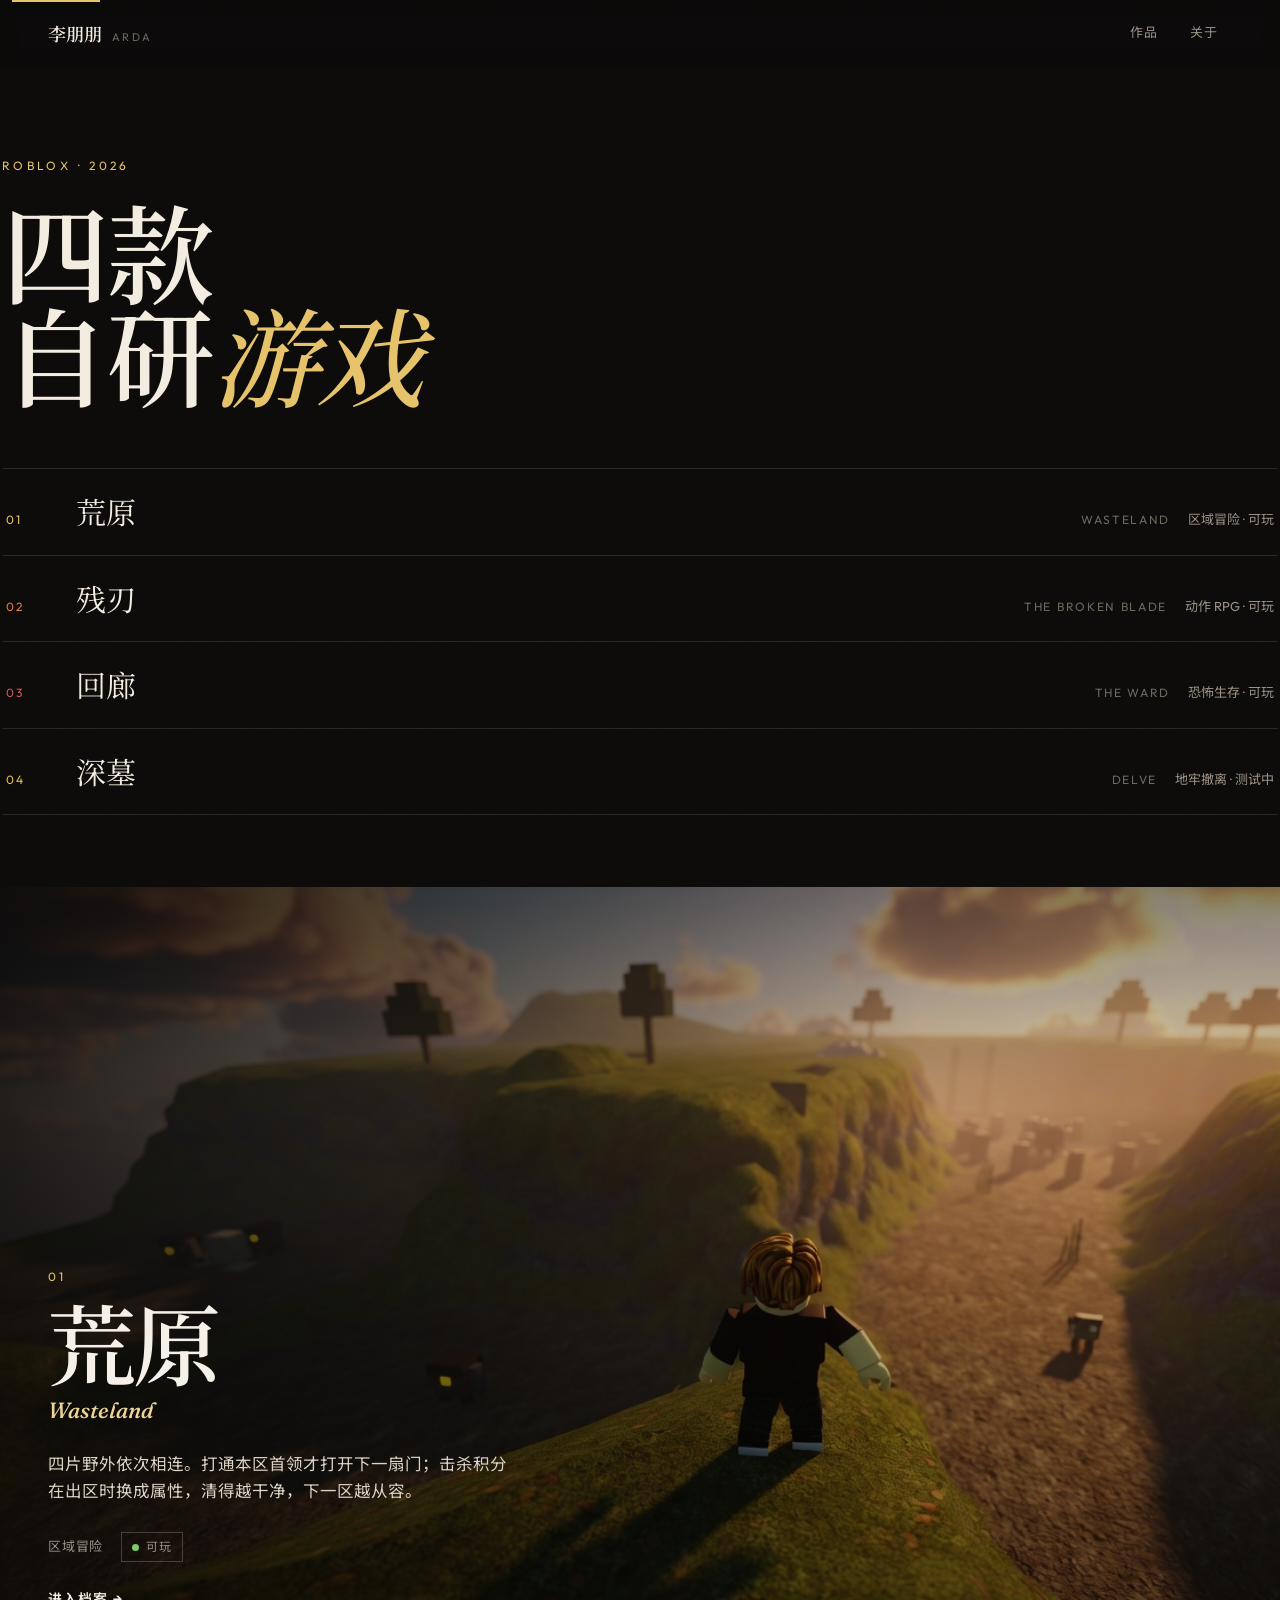
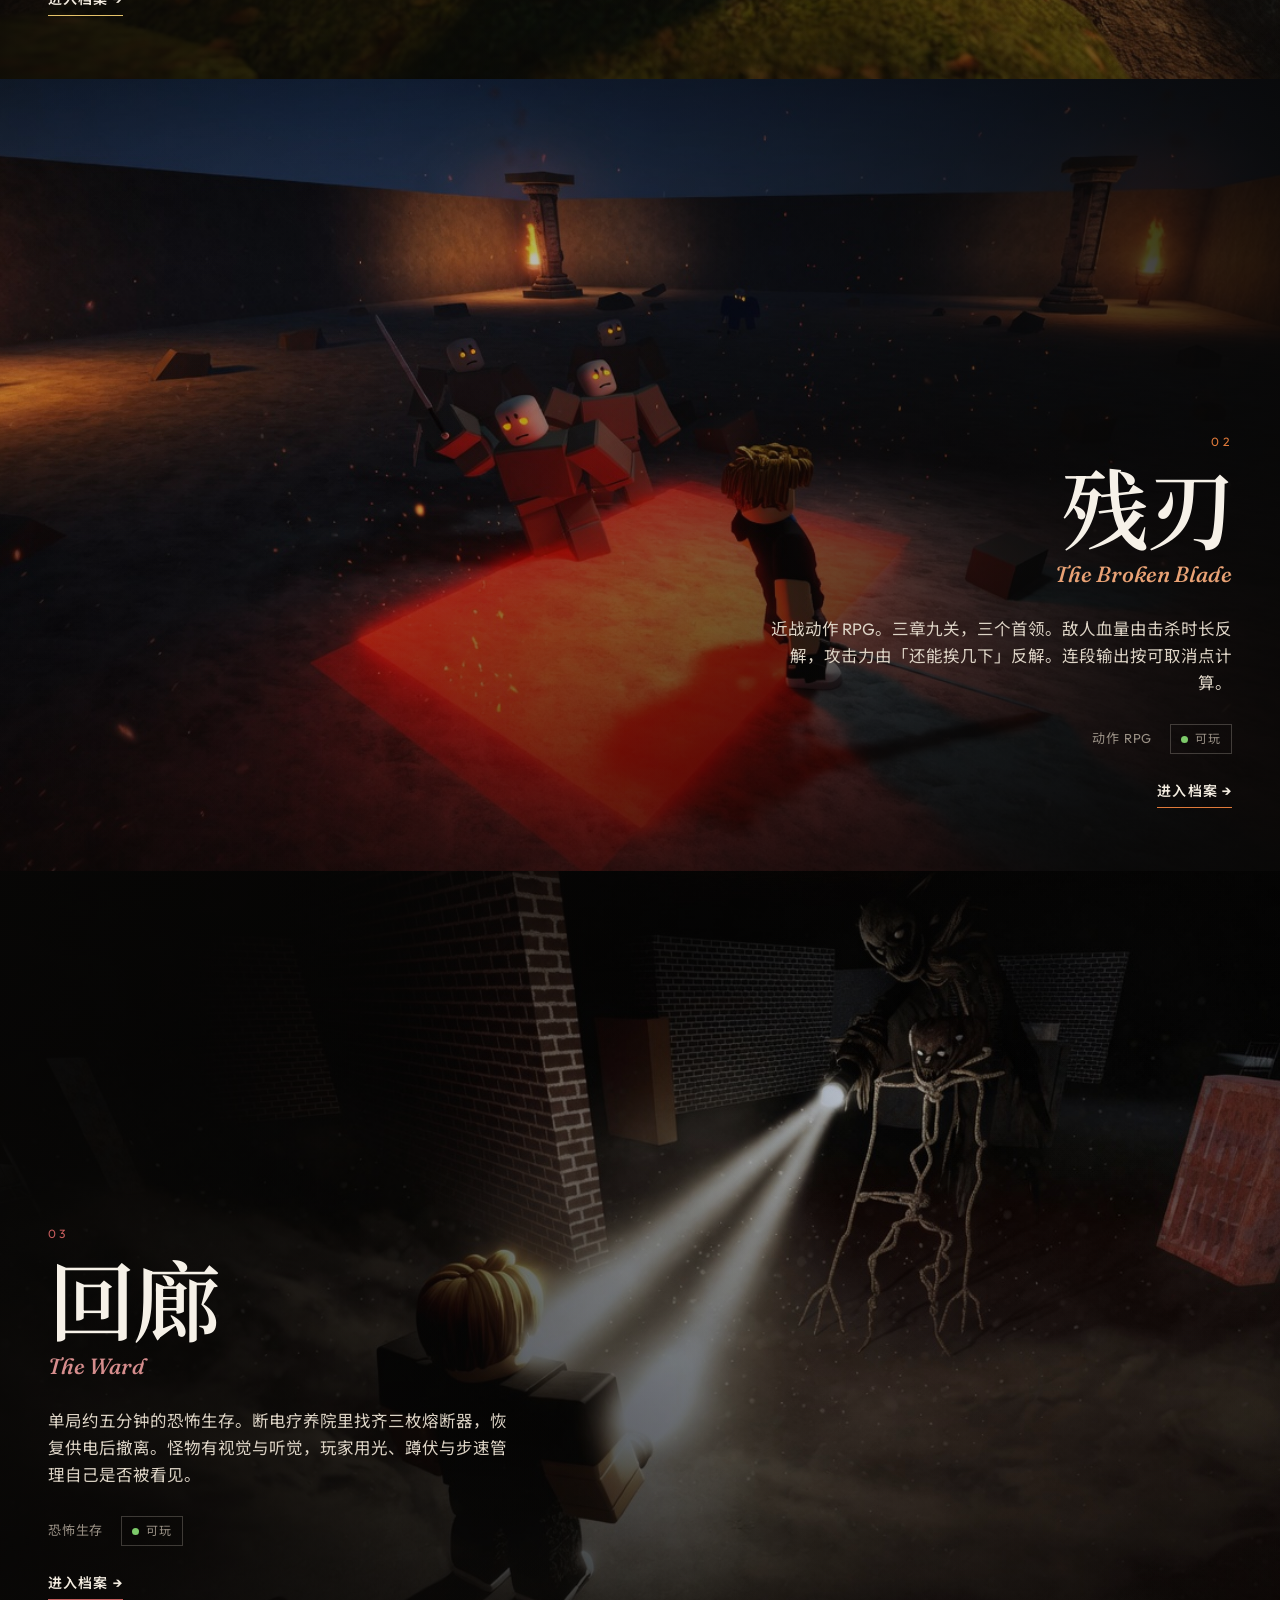
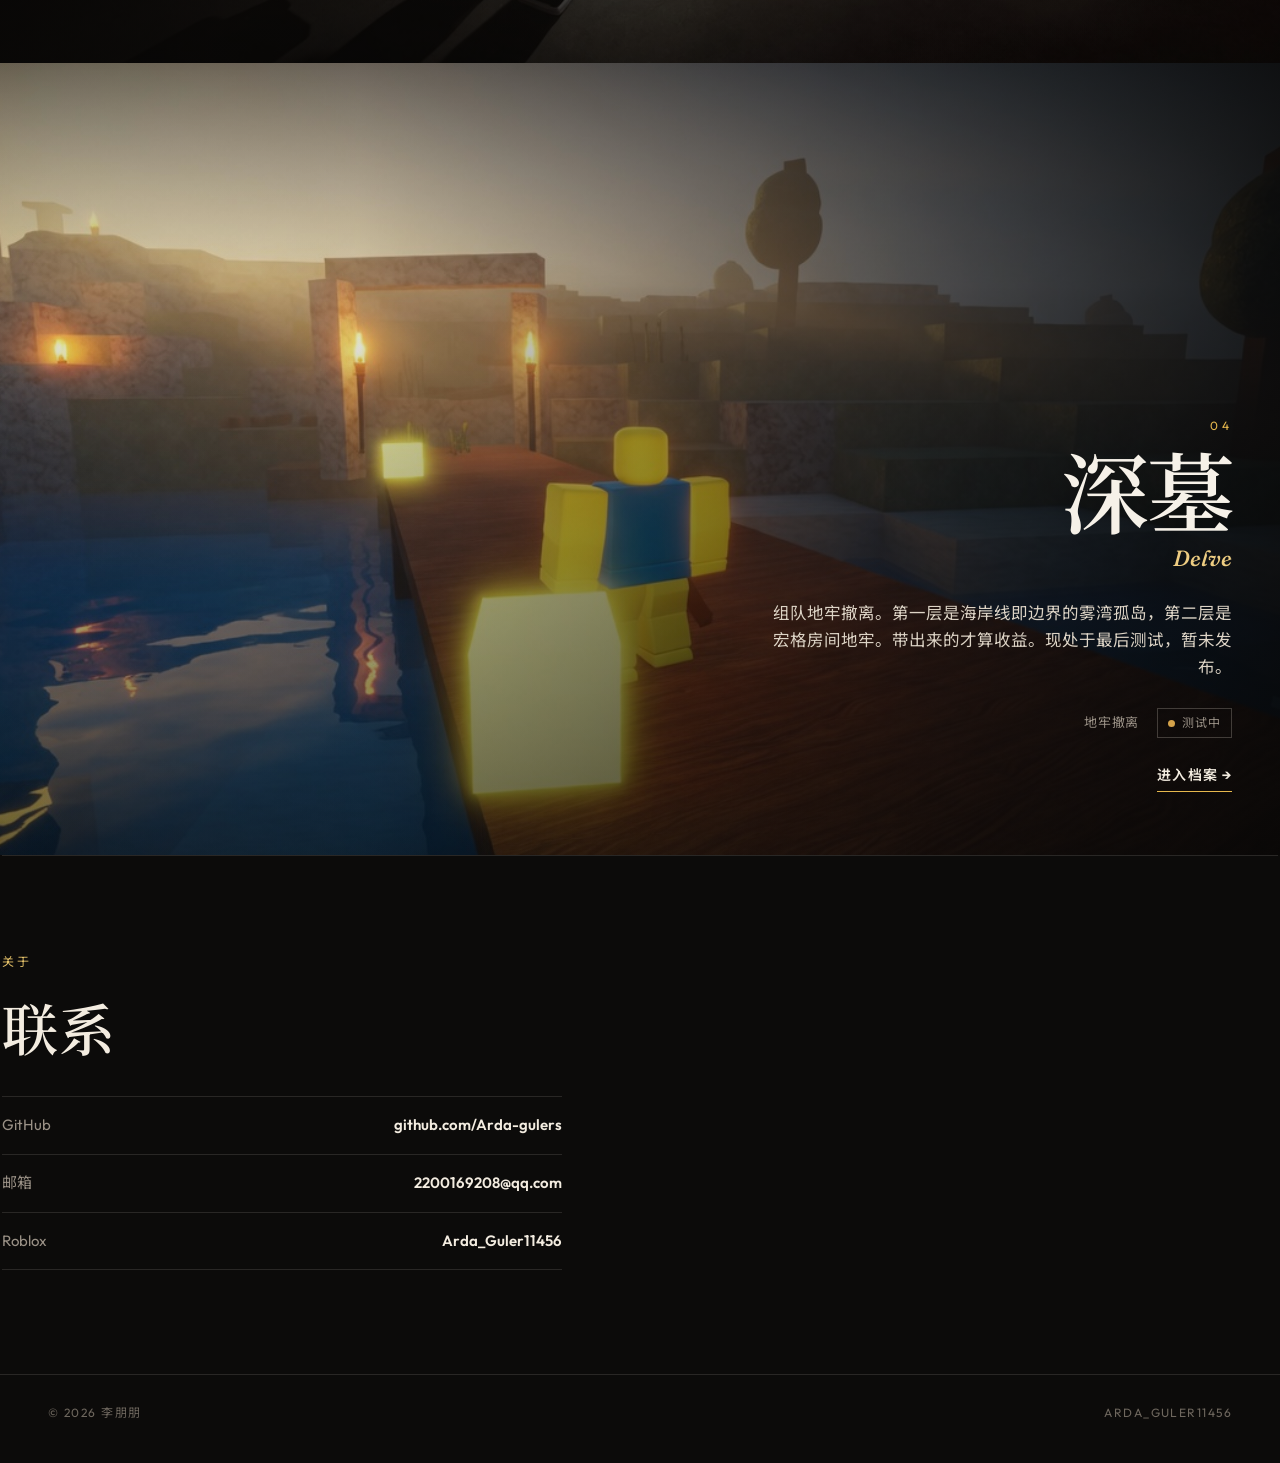
<file: index.html>
<!doctype html>
<html lang="zh-CN">
<head>
<meta charset="utf-8">
<meta name="viewport" content="width=device-width,initial-scale=1">
<title>李朋朋 · 游戏作品</title>
<meta name="description" content="四款自研 Roblox 游戏：荒原、残刃、回廊、深墓。">
<meta name="theme-color" content="#0c0b0a">
<link rel="icon" href="favicon.svg" type="image/svg+xml">
<link rel="preconnect" href="https://fonts.googleapis.com">
<link rel="preconnect" href="https://fonts.gstatic.com" crossorigin>
<link href="https://fonts.googleapis.com/css2?family=Fraunces:ital,opsz,wght@0,9..144,500;0,9..144,600;1,9..144,500&family=Noto+Sans+SC:wght@400;500;600;700&family=Noto+Serif+SC:wght@500;600;700&family=Outfit:wght@400;500;600;700&display=swap" rel="stylesheet">
<link rel="stylesheet" href="css/site.css">
<script>document.documentElement.classList.add("js")</script>
</head>
<body>
<a class="skip" href="#main">跳到内容</a>
<div class="grain" aria-hidden="true"></div>

<header class="site-head">
  <a class="logo" href="#top">
    <span class="cn">李朋朋</span>
    <span class="en">Arda</span>
  </a>
  <nav class="site-nav">
    <a href="#works">作品</a>
    <a href="#about">关于</a>
  </nav>
</header>

<main id="main">
  <section class="intro wrap" id="top">
    <p class="kicker">Roblox · 2026</p>
    <h1>四款<br>自研<em>游戏</em></h1>
    <ol class="toc">
      <li><a href="#w-wasteland" style="--a:#e6c36a">
        <span class="no">01</span>
        <span class="ttl">荒原</span>
        <span class="en">Wasteland</span>
        <span class="genre">区域冒险 · 可玩</span>
      </a></li>
      <li><a href="#w-blade" style="--a:#e07a3a">
        <span class="no">02</span>
        <span class="ttl">残刃</span>
        <span class="en">The Broken Blade</span>
        <span class="genre">动作 RPG · 可玩</span>
      </a></li>
      <li><a href="#w-ward" style="--a:#c45c5c">
        <span class="no">03</span>
        <span class="ttl">回廊</span>
        <span class="en">The Ward</span>
        <span class="genre">恐怖生存 · 可玩</span>
      </a></li>
      <li><a href="#w-delve" style="--a:#e6b84d">
        <span class="no">04</span>
        <span class="ttl">深墓</span>
        <span class="en">Delve</span>
        <span class="genre">地牢撤离 · 测试中</span>
      </a></li>
    </ol>
  </section>

  <section id="works">
    <article class="world" id="w-wasteland" data-world="wasteland" data-side="left">
      <div class="shot"><img src="assets/art/wasteland-hero.jpg" alt="《荒原》：日落时分，角色站在草丘上眺望谷地"></div>
      <div class="veil" aria-hidden="true"></div>
      <div class="world-copy">
        <span class="no">01</span>
        <h2>荒原</h2>
        <span class="en">Wasteland</span>
        <p class="one">四片野外依次相连。打通本区首领才打开下一扇门；击杀积分在出区时换成属性，清得越干净，下一区越从容。</p>
        <div class="meta">
          <span>区域冒险</span>
          <span class="pill live"><i></i>可玩</span>
        </div>
        <a class="enter" href="games/wasteland.html">进入档案 →</a>
      </div>
    </article>

    <article class="world" id="w-blade" data-world="blade" data-side="right">
      <div class="shot"><img src="assets/art/blade-hero.jpg" alt="《残刃》：角色立于红色预警方框上，对面是一群腐骨兵"></div>
      <div class="veil" aria-hidden="true"></div>
      <div class="world-copy">
        <span class="no">02</span>
        <h2>残刃</h2>
        <span class="en">The Broken Blade</span>
        <p class="one">近战动作 RPG。三章九关，三个首领。敌人血量由击杀时长反解，攻击力由「还能挨几下」反解。连段输出按可取消点计算。</p>
        <div class="meta">
          <span>动作 RPG</span>
          <span class="pill live"><i></i>可玩</span>
        </div>
        <a class="enter" href="games/blade.html">进入档案 →</a>
      </div>
    </article>

    <article class="world" id="w-ward" data-world="ward" data-side="left">
      <div class="shot"><img src="assets/art/ward-hero.jpg" alt="《回廊》：手电光束打在黑暗病房里的绳缚怪物上"></div>
      <div class="veil" aria-hidden="true"></div>
      <div class="world-copy">
        <span class="no">03</span>
        <h2>回廊</h2>
        <span class="en">The Ward</span>
        <p class="one">单局约五分钟的恐怖生存。断电疗养院里找齐三枚熔断器，恢复供电后撤离。怪物有视觉与听觉，玩家用光、蹲伏与步速管理自己是否被看见。</p>
        <div class="meta">
          <span>恐怖生存</span>
          <span class="pill live"><i></i>可玩</span>
        </div>
        <a class="enter" href="games/ward.html">进入档案 →</a>
      </div>
    </article>

    <article class="world" id="w-delve" data-world="delve" data-side="right">
      <div class="shot"><img src="assets/art/delve-hero.jpg" alt="《深墓》：角色沿木栈桥走向雾中孤岛"></div>
      <div class="veil" aria-hidden="true"></div>
      <div class="world-copy">
        <span class="no">04</span>
        <h2>深墓</h2>
        <span class="en">Delve</span>
        <p class="one">组队地牢撤离。第一层是海岸线即边界的雾湾孤岛，第二层是宏格房间地牢。带出来的才算收益。现处于最后测试，暂未发布。</p>
        <div class="meta">
          <span>地牢撤离</span>
          <span class="pill wait"><i></i>测试中</span>
        </div>
        <a class="enter" href="games/delve.html">进入档案 →</a>
      </div>
    </article>
  </section>

  <section class="about wrap" id="about">
    <p class="kicker">关于</p>
    <h2 class="reveal">联系</h2>
    <ul class="contact-list reveal">
      <li><a href="https://github.com/Arda-gulers" target="_blank" rel="noopener"><span>GitHub</span><b>github.com/Arda-gulers</b></a></li>
      <li><a href="mailto:2200169208@qq.com"><span>邮箱</span><b>2200169208@qq.com</b></a></li>
      <li><a href="https://www.roblox.com/users/11404479191/profile" target="_blank" rel="noopener"><span>Roblox</span><b>Arda_Guler11456</b></a></li>
    </ul>
  </section>
</main>

<footer class="site-foot">
  <span>© <span id="yr">2026</span> 李朋朋</span>
  <span><a href="https://www.roblox.com/users/11404479191/profile" target="_blank" rel="noopener">Arda_Guler11456</a></span>
</footer>

<script src="js/site.js"></script>
</body>
</html>
</file>
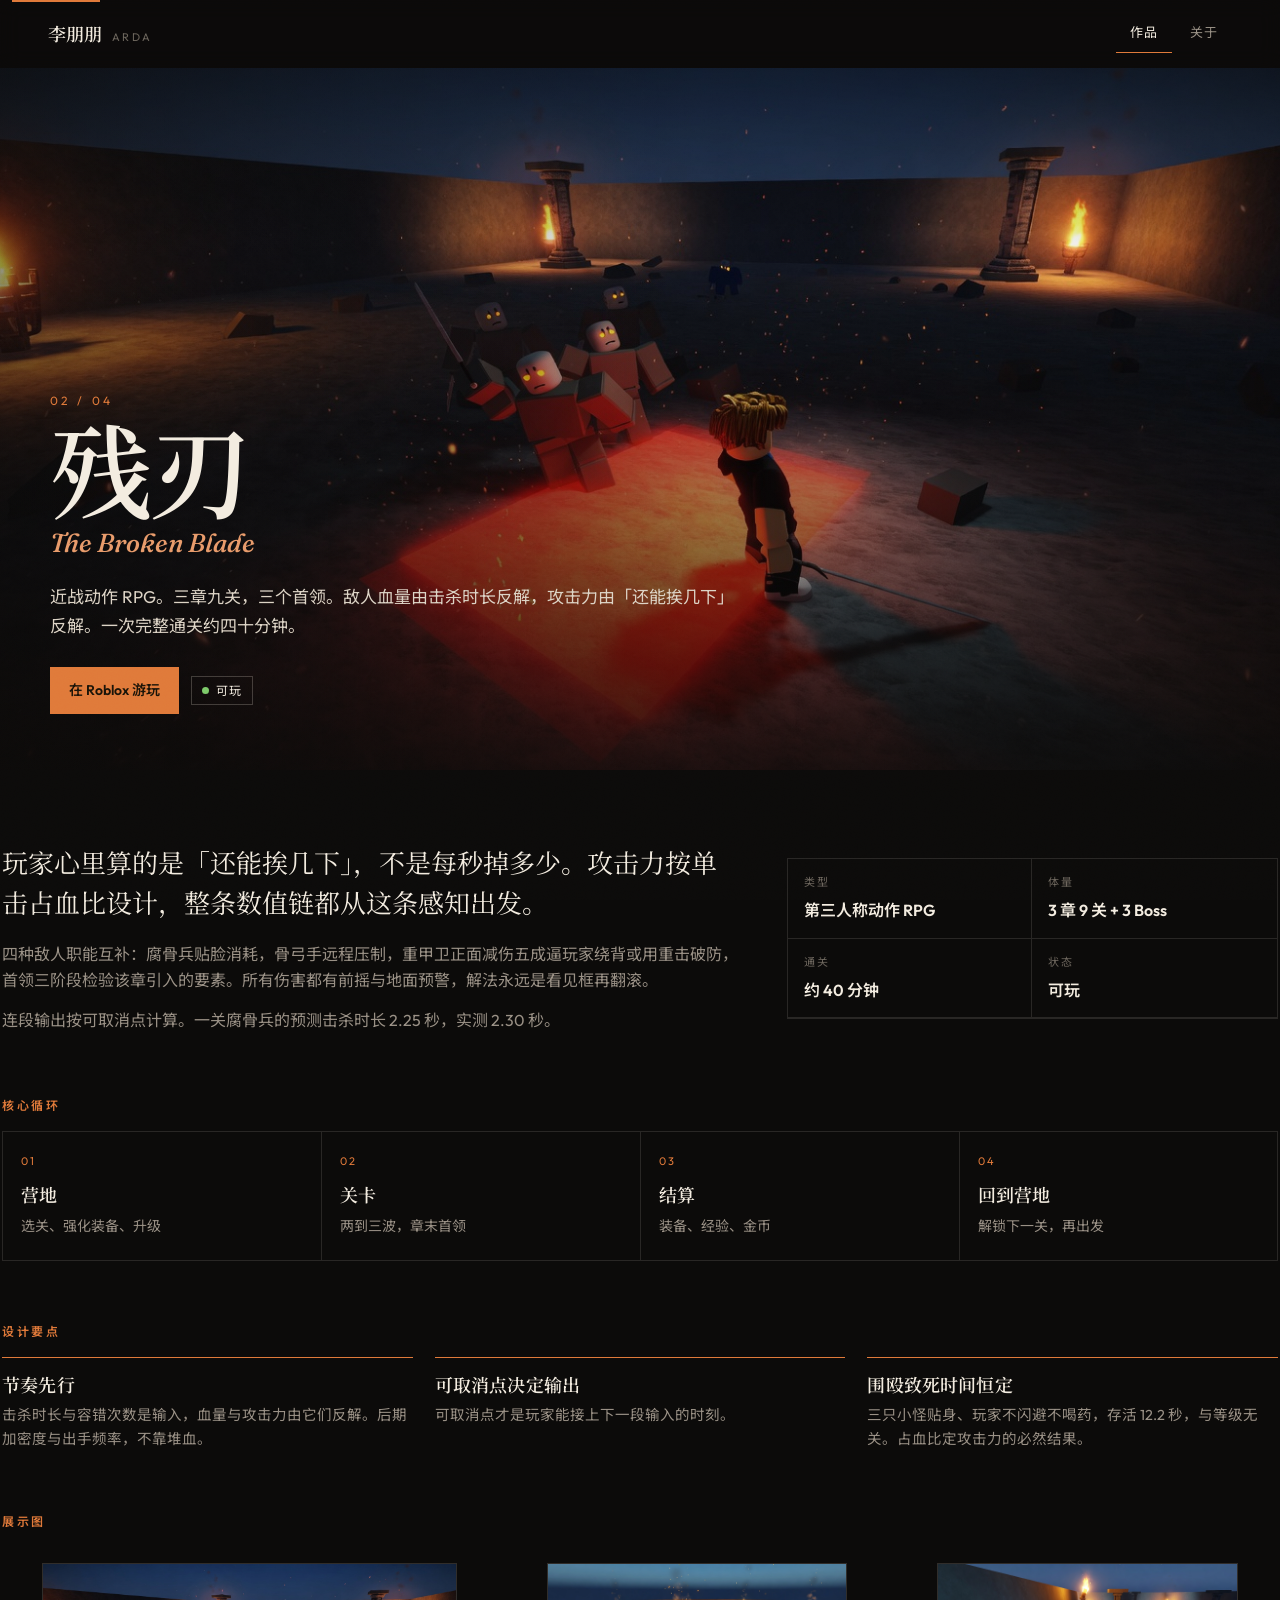
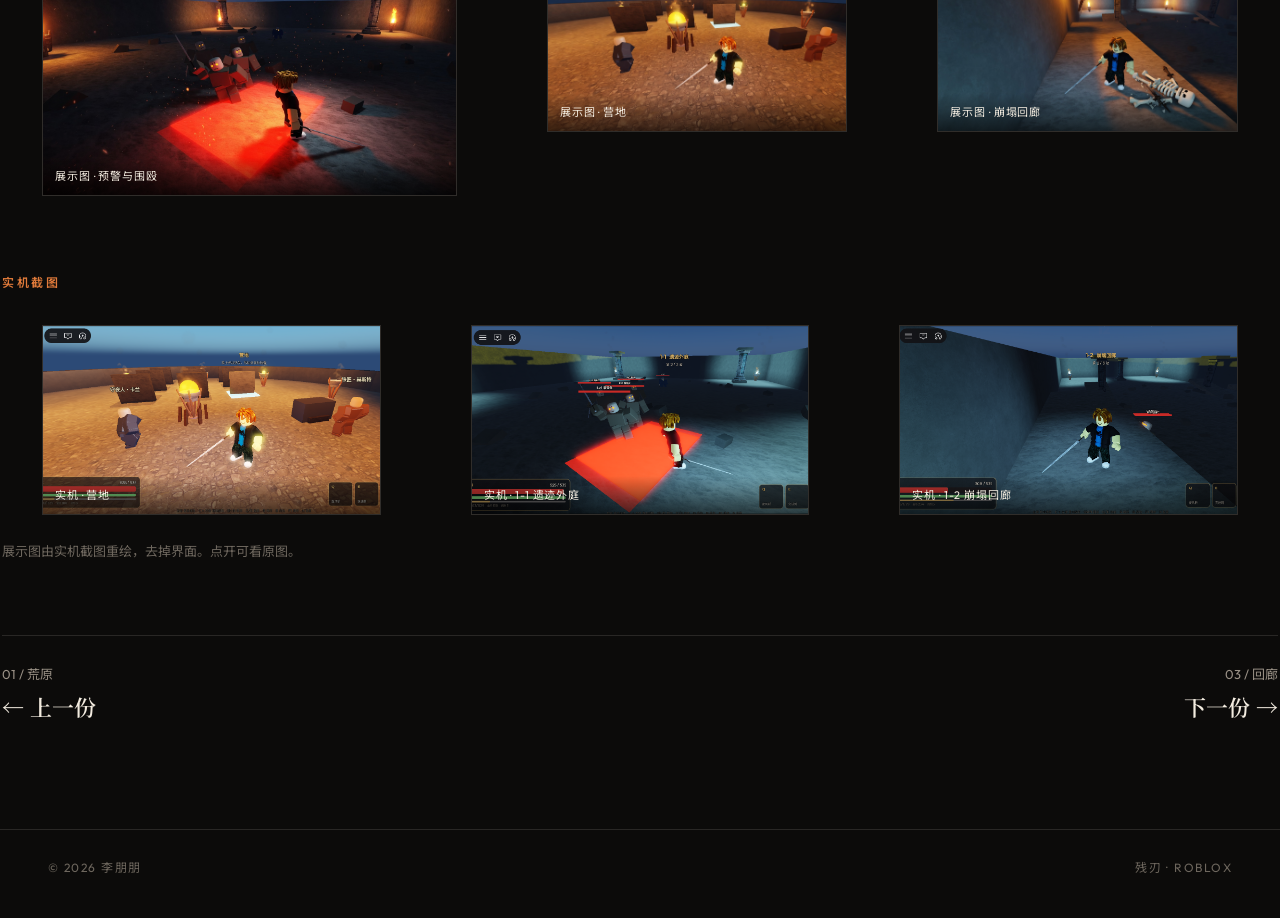
<file: games/blade.html>
<!doctype html>
<html lang="zh-CN" data-world="blade">
<head>
<meta charset="utf-8">
<meta name="viewport" content="width=device-width,initial-scale=1">
<title>残刃 · 李朋朋</title>
<meta name="description" content="《残刃》是一款 Roblox 第三人称动作 RPG。三章九关，敌人数值全部由击杀时长与容错次数反解。">
<meta name="theme-color" content="#0c0b0a">
<link rel="icon" href="../favicon.svg" type="image/svg+xml">
<link rel="preconnect" href="https://fonts.googleapis.com">
<link rel="preconnect" href="https://fonts.gstatic.com" crossorigin>
<link href="https://fonts.googleapis.com/css2?family=Fraunces:ital,opsz,wght@0,9..144,500;0,9..144,600;1,9..144,500&family=Noto+Sans+SC:wght@400;500;600;700&family=Noto+Serif+SC:wght@500;600;700&family=Outfit:wght@400;500;600;700&display=swap" rel="stylesheet">
<link rel="stylesheet" href="../css/site.css">
<script>document.documentElement.classList.add("js")</script>
</head>
<body data-world="blade">
<a class="skip" href="#main">跳到内容</a>
<div class="grain" aria-hidden="true"></div>

<header class="site-head">
  <a class="logo" href="../index.html">
    <span class="cn">李朋朋</span>
    <span class="en">Arda</span>
  </a>
  <nav class="site-nav">
    <a href="../index.html#works" class="on">作品</a>
    <a href="../index.html#about">关于</a>
  </nav>
</header>

<main id="main">
  <section class="hero">
    <div class="shot"><img src="../assets/art/blade-hero.jpg" alt="《残刃》展示图：红色预警上的对峙"></div>
    <div class="veil" aria-hidden="true"></div>
    <div class="hero-copy">
      <span class="no">02 / 04</span>
      <h1>残刃</h1>
      <p class="en">The Broken Blade</p>
      <p class="lede">近战动作 RPG。三章九关，三个首领。敌人血量由击杀时长反解，攻击力由「还能挨几下」反解。一次完整通关约四十分钟。</p>
      <div class="hero-actions">
        <a class="btn solid" href="https://www.roblox.com/games/122308699895226" target="_blank" rel="noopener">在 Roblox 游玩</a>
        <span class="pill live"><i></i>可玩</span>
      </div>
    </div>
  </section>

  <section class="dossier wrap">
    <div class="dossier-grid">
      <div class="reveal">
        <p class="pitch">玩家心里算的是「还能挨几下」，不是每秒掉多少。攻击力按单击占血比设计，整条数值链都从这条感知出发。</p>
        <p class="body-copy">四种敌人职能互补：腐骨兵贴脸消耗，骨弓手远程压制，重甲卫正面减伤五成逼玩家绕背或用重击破防，首领三阶段检验该章引入的要素。所有伤害都有前摇与地面预警，解法永远是看见框再翻滚。</p>
        <p class="body-copy">连段输出按可取消点计算。一关腐骨兵的预测击杀时长 2.25 秒，实测 2.30 秒。</p>
      </div>
      <dl class="specs reveal">
        <div><dt>类型</dt><dd>第三人称动作 RPG</dd></div>
        <div><dt>体量</dt><dd>3 章 9 关 + 3 Boss</dd></div>
        <div><dt>通关</dt><dd>约 40 分钟</dd></div>
        <div><dt>状态</dt><dd>可玩</dd></div>
      </dl>
    </div>

    <div class="block reveal">
      <h3>核心循环</h3>
      <ol class="loop">
        <li><b>营地</b><span>选关、强化装备、升级</span></li>
        <li><b>关卡</b><span>两到三波，章末首领</span></li>
        <li><b>结算</b><span>装备、经验、金币</span></li>
        <li><b>回到营地</b><span>解锁下一关，再出发</span></li>
      </ol>
    </div>

    <div class="block reveal">
      <h3>设计要点</h3>
      <div class="pillars">
        <div class="pillar">
          <h4>节奏先行</h4>
          <p>击杀时长与容错次数是输入，血量与攻击力由它们反解。后期加密度与出手频率，不靠堆血。</p>
        </div>
        <div class="pillar">
          <h4>可取消点决定输出</h4>
          <p>可取消点才是玩家能接上下一段输入的时刻。</p>
        </div>
        <div class="pillar">
          <h4>围殴致死时间恒定</h4>
          <p>三只小怪贴身、玩家不闪避不喝药，存活 12.2 秒，与等级无关。占血比定攻击力的必然结果。</p>
        </div>
      </div>
    </div>

    <div class="block reveal">
      <h3>展示图</h3>
      <div class="stills three">
        <figure class="frame">
          <img src="../assets/art/blade-hero.jpg" alt="红色预警上的对峙">
          <figcaption>展示图 · 预警与围殴</figcaption>
        </figure>
        <figure class="frame">
          <img src="../assets/art/blade-camp.jpg" alt="海边营地">
          <figcaption>展示图 · 营地</figcaption>
        </figure>
        <figure class="frame">
          <img src="../assets/art/blade-corridor.jpg" alt="走廊里的残局">
          <figcaption>展示图 · 崩塌回廊</figcaption>
        </figure>
      </div>
    </div>

    <div class="block reveal">
      <h3>实机截图</h3>
      <div class="shots">
        <figure class="frame" data-full="../assets/shots/blade-1.png">
          <img src="../assets/shots/blade-1.png" alt="营地：守夜人与铁匠">
          <figcaption>实机 · 营地</figcaption>
        </figure>
        <figure class="frame" data-full="../assets/shots/blade-2.png">
          <img src="../assets/shots/blade-2.png" alt="遗迹外庭，角色踩在红色预警上">
          <figcaption>实机 · 1-1 遗迹外庭</figcaption>
        </figure>
        <figure class="frame" data-full="../assets/shots/blade-3.png">
          <img src="../assets/shots/blade-3.png" alt="崩塌回廊第二波">
          <figcaption>实机 · 1-2 崩塌回廊</figcaption>
        </figure>
      </div>
      <p class="note">展示图由实机截图重绘，去掉界面。点开可看原图。</p>
    </div>

    <nav class="pager">
      <a href="wasteland.html"><span>01 / 荒原</span><strong>← 上一份</strong></a>
      <a href="ward.html"><span>03 / 回廊</span><strong>下一份 →</strong></a>
    </nav>
  </section>
</main>

<footer class="site-foot">
  <span>© <span id="yr">2026</span> 李朋朋</span>
  <span><a href="https://www.roblox.com/games/122308699895226" target="_blank" rel="noopener">残刃 · Roblox</a></span>
</footer>
<script src="../js/site.js"></script>
</body>
</html>
</file>
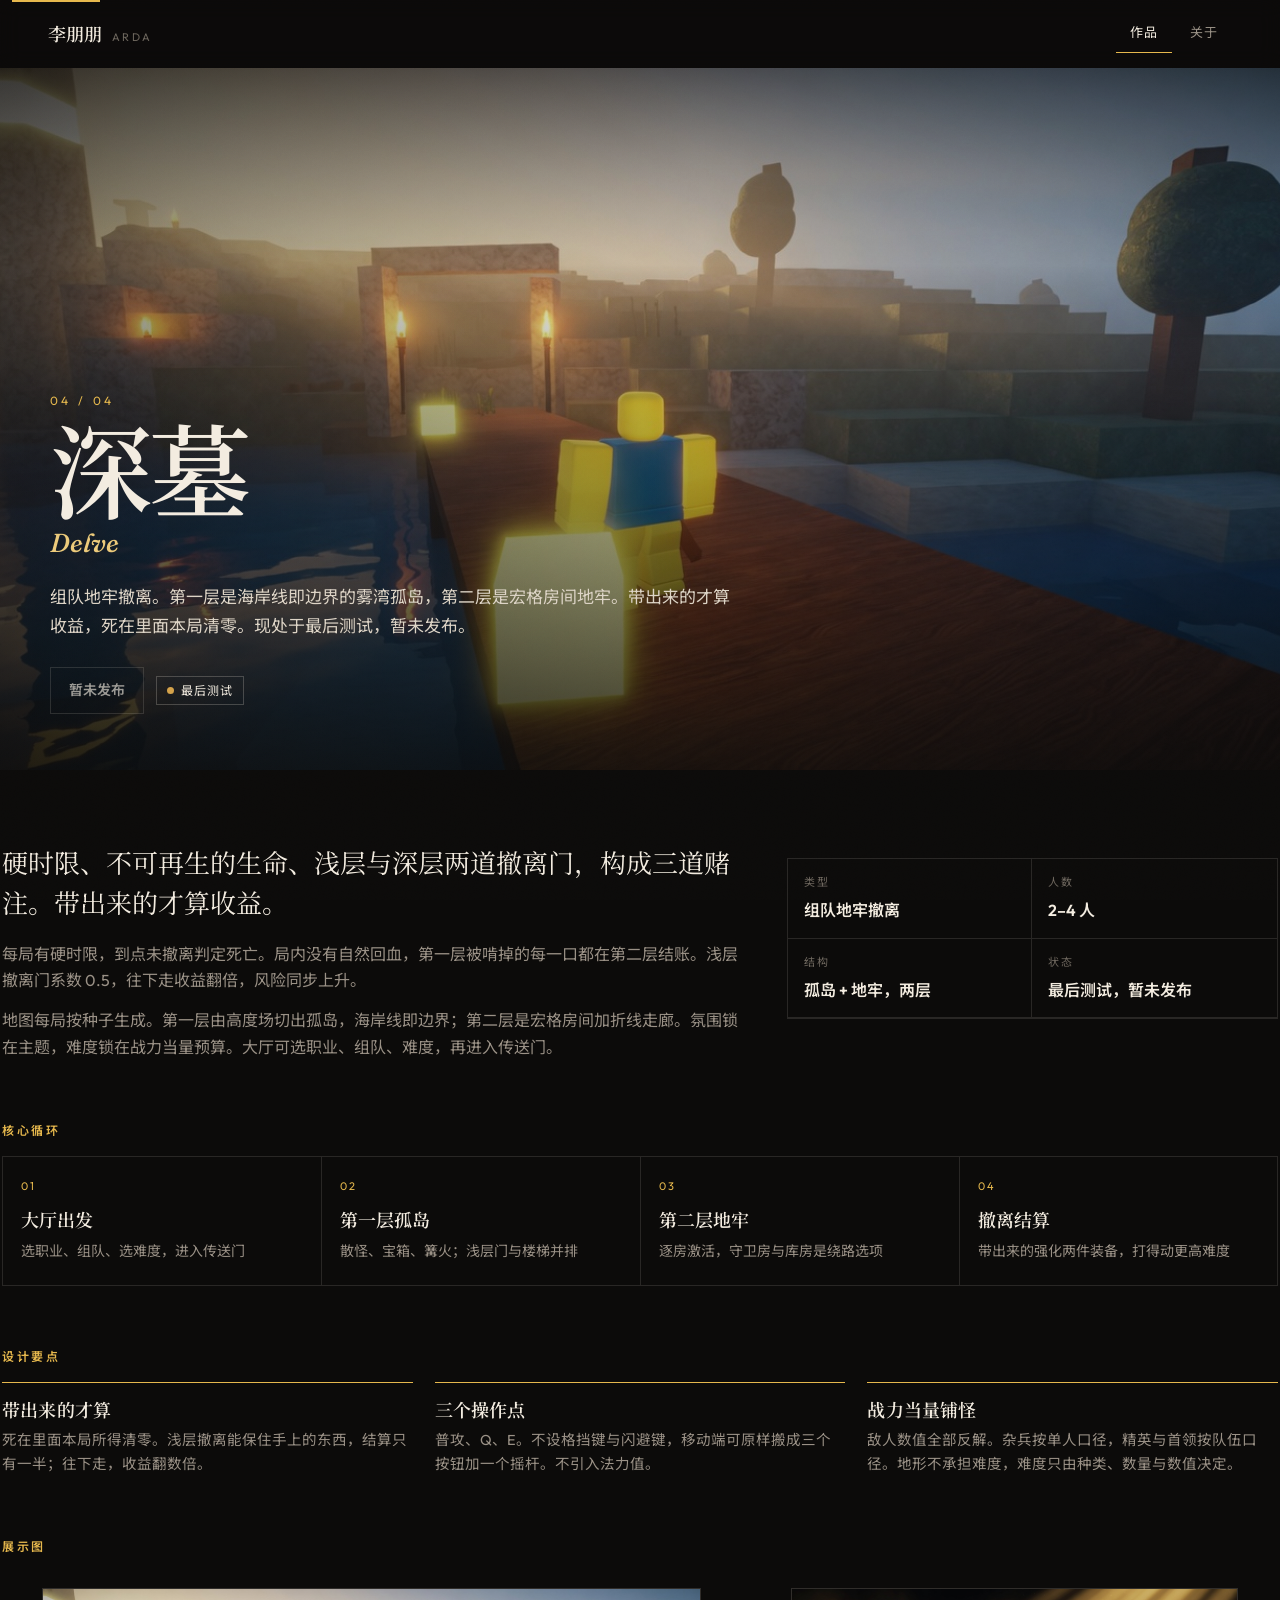
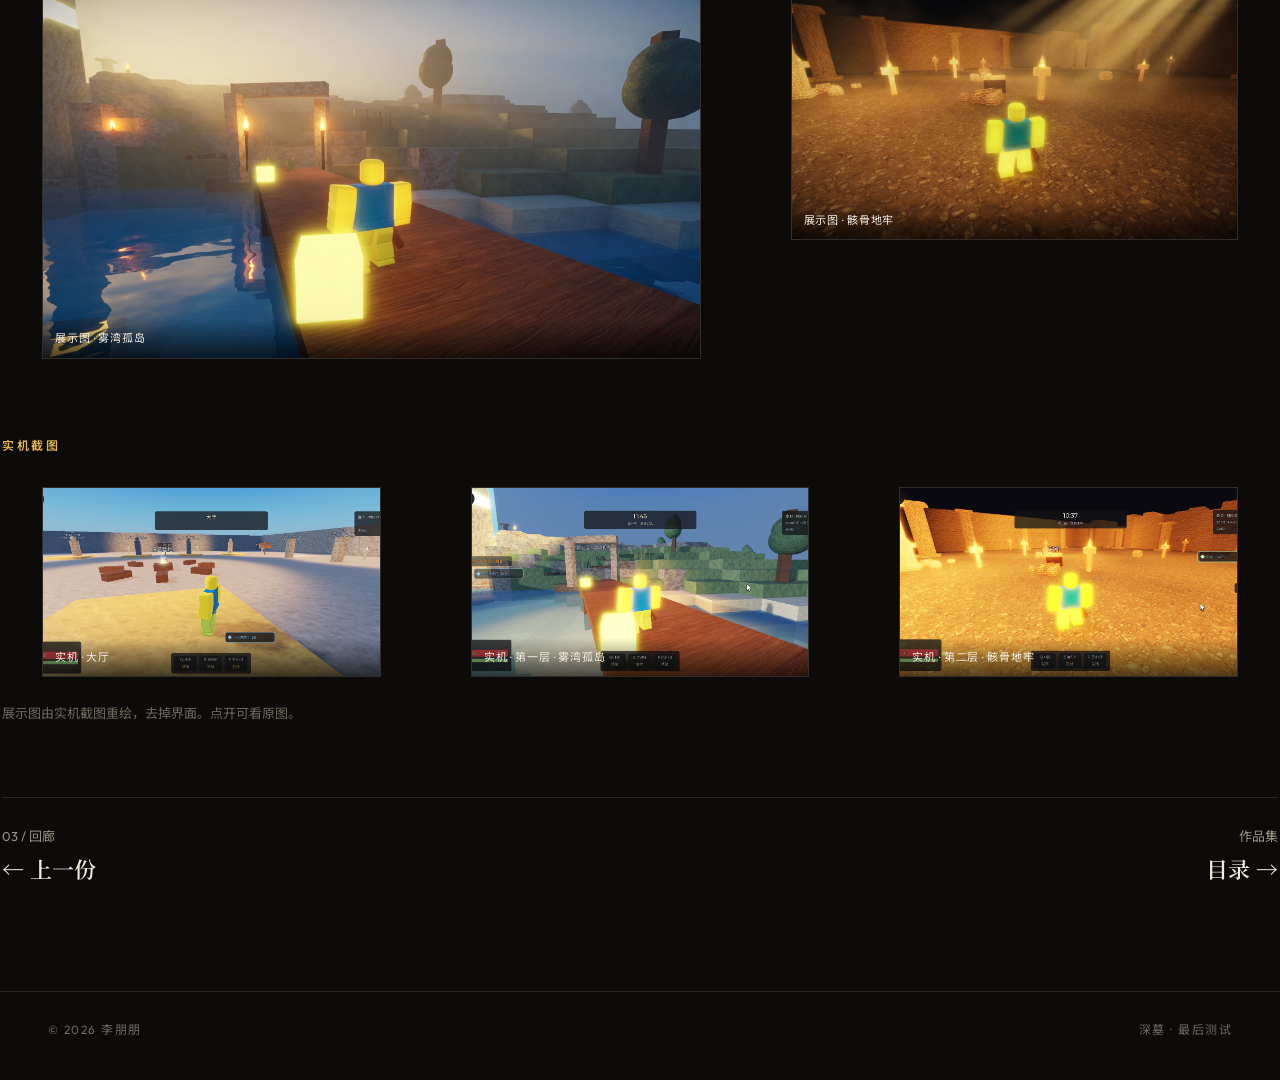
<file: games/delve.html>
<!doctype html>
<html lang="zh-CN" data-world="delve">
<head>
<meta charset="utf-8">
<meta name="viewport" content="width=device-width,initial-scale=1">
<title>深墓 · 李朋朋</title>
<meta name="description" content="《深墓》是一款 Roblox 组队地牢撤离。两层运行时生成，带出来的才算收益。现处于最后测试，暂未发布。">
<meta name="theme-color" content="#0c0b0a">
<link rel="icon" href="../favicon.svg" type="image/svg+xml">
<link rel="preconnect" href="https://fonts.googleapis.com">
<link rel="preconnect" href="https://fonts.gstatic.com" crossorigin>
<link href="https://fonts.googleapis.com/css2?family=Fraunces:ital,opsz,wght@0,9..144,500;0,9..144,600;1,9..144,500&family=Noto+Sans+SC:wght@400;500;600;700&family=Noto+Serif+SC:wght@500;600;700&family=Outfit:wght@400;500;600;700&display=swap" rel="stylesheet">
<link rel="stylesheet" href="../css/site.css">
<script>document.documentElement.classList.add("js")</script>
</head>
<body data-world="delve">
<a class="skip" href="#main">跳到内容</a>
<div class="grain" aria-hidden="true"></div>

<header class="site-head">
  <a class="logo" href="../index.html">
    <span class="cn">李朋朋</span>
    <span class="en">Arda</span>
  </a>
  <nav class="site-nav">
    <a href="../index.html#works" class="on">作品</a>
    <a href="../index.html#about">关于</a>
  </nav>
</header>

<main id="main">
  <section class="hero">
    <div class="shot"><img src="../assets/art/delve-hero.jpg" alt="《深墓》展示图：木栈桥通向雾中孤岛"></div>
    <div class="veil" aria-hidden="true"></div>
    <div class="hero-copy">
      <span class="no">04 / 04</span>
      <h1>深墓</h1>
      <p class="en">Delve</p>
      <p class="lede">组队地牢撤离。第一层是海岸线即边界的雾湾孤岛，第二层是宏格房间地牢。带出来的才算收益，死在里面本局清零。现处于最后测试，暂未发布。</p>
      <div class="hero-actions">
        <span class="btn ghost" aria-disabled="true">暂未发布</span>
        <span class="pill wait"><i></i>最后测试</span>
      </div>
    </div>
  </section>

  <section class="dossier wrap">
    <div class="dossier-grid">
      <div class="reveal">
        <p class="pitch">硬时限、不可再生的生命、浅层与深层两道撤离门，构成三道赌注。带出来的才算收益。</p>
        <p class="body-copy">每局有硬时限，到点未撤离判定死亡。局内没有自然回血，第一层被啃掉的每一口都在第二层结账。浅层撤离门系数 0.5，往下走收益翻倍，风险同步上升。</p>
        <p class="body-copy">地图每局按种子生成。第一层由高度场切出孤岛，海岸线即边界；第二层是宏格房间加折线走廊。氛围锁在主题，难度锁在战力当量预算。大厅可选职业、组队、难度，再进入传送门。</p>
      </div>
      <dl class="specs reveal">
        <div><dt>类型</dt><dd>组队地牢撤离</dd></div>
        <div><dt>人数</dt><dd>2–4 人</dd></div>
        <div><dt>结构</dt><dd>孤岛 + 地牢，两层</dd></div>
        <div><dt>状态</dt><dd>最后测试，暂未发布</dd></div>
      </dl>
    </div>

    <div class="block reveal">
      <h3>核心循环</h3>
      <ol class="loop">
        <li><b>大厅出发</b><span>选职业、组队、选难度，进入传送门</span></li>
        <li><b>第一层孤岛</b><span>散怪、宝箱、篝火；浅层门与楼梯并排</span></li>
        <li><b>第二层地牢</b><span>逐房激活，守卫房与库房是绕路选项</span></li>
        <li><b>撤离结算</b><span>带出来的强化两件装备，打得动更高难度</span></li>
      </ol>
    </div>

    <div class="block reveal">
      <h3>设计要点</h3>
      <div class="pillars">
        <div class="pillar">
          <h4>带出来的才算</h4>
          <p>死在里面本局所得清零。浅层撤离能保住手上的东西，结算只有一半；往下走，收益翻数倍。</p>
        </div>
        <div class="pillar">
          <h4>三个操作点</h4>
          <p>普攻、Q、E。不设格挡键与闪避键，移动端可原样搬成三个按钮加一个摇杆。不引入法力值。</p>
        </div>
        <div class="pillar">
          <h4>战力当量铺怪</h4>
          <p>敌人数值全部反解。杂兵按单人口径，精英与首领按队伍口径。地形不承担难度，难度只由种类、数量与数值决定。</p>
        </div>
      </div>
    </div>

    <div class="block reveal">
      <h3>展示图</h3>
      <div class="stills">
        <figure class="frame">
          <img src="../assets/art/delve-hero.jpg" alt="木栈桥通向雾岛">
          <figcaption>展示图 · 雾湾孤岛</figcaption>
        </figure>
        <figure class="frame">
          <img src="../assets/art/delve-hall.jpg" alt="火把大厅">
          <figcaption>展示图 · 骸骨地牢</figcaption>
        </figure>
      </div>
    </div>

    <div class="block reveal">
      <h3>实机截图</h3>
      <div class="shots">
        <figure class="frame" data-full="../assets/shots/delve-1.png">
          <img src="../assets/shots/delve-1.png" alt="大厅营地与职业石碑">
          <figcaption>实机 · 大厅</figcaption>
        </figure>
        <figure class="frame" data-full="../assets/shots/delve-2.png">
          <img src="../assets/shots/delve-2.png" alt="第一层雾湾孤岛栈桥">
          <figcaption>实机 · 第一层 · 雾湾孤岛</figcaption>
        </figure>
        <figure class="frame" data-full="../assets/shots/delve-3.png">
          <img src="../assets/shots/delve-3.png" alt="第二层骸骨地牢火把大厅">
          <figcaption>实机 · 第二层 · 骸骨地牢</figcaption>
        </figure>
      </div>
      <p class="note">展示图由实机截图重绘，去掉界面。点开可看原图。</p>
    </div>

    <nav class="pager">
      <a href="ward.html"><span>03 / 回廊</span><strong>← 上一份</strong></a>
      <a href="../index.html"><span>作品集</span><strong>目录 →</strong></a>
    </nav>
  </section>
</main>

<footer class="site-foot">
  <span>© <span id="yr">2026</span> 李朋朋</span>
  <span>深墓 · 最后测试</span>
</footer>
<script src="../js/site.js"></script>
</body>
</html>
</file>
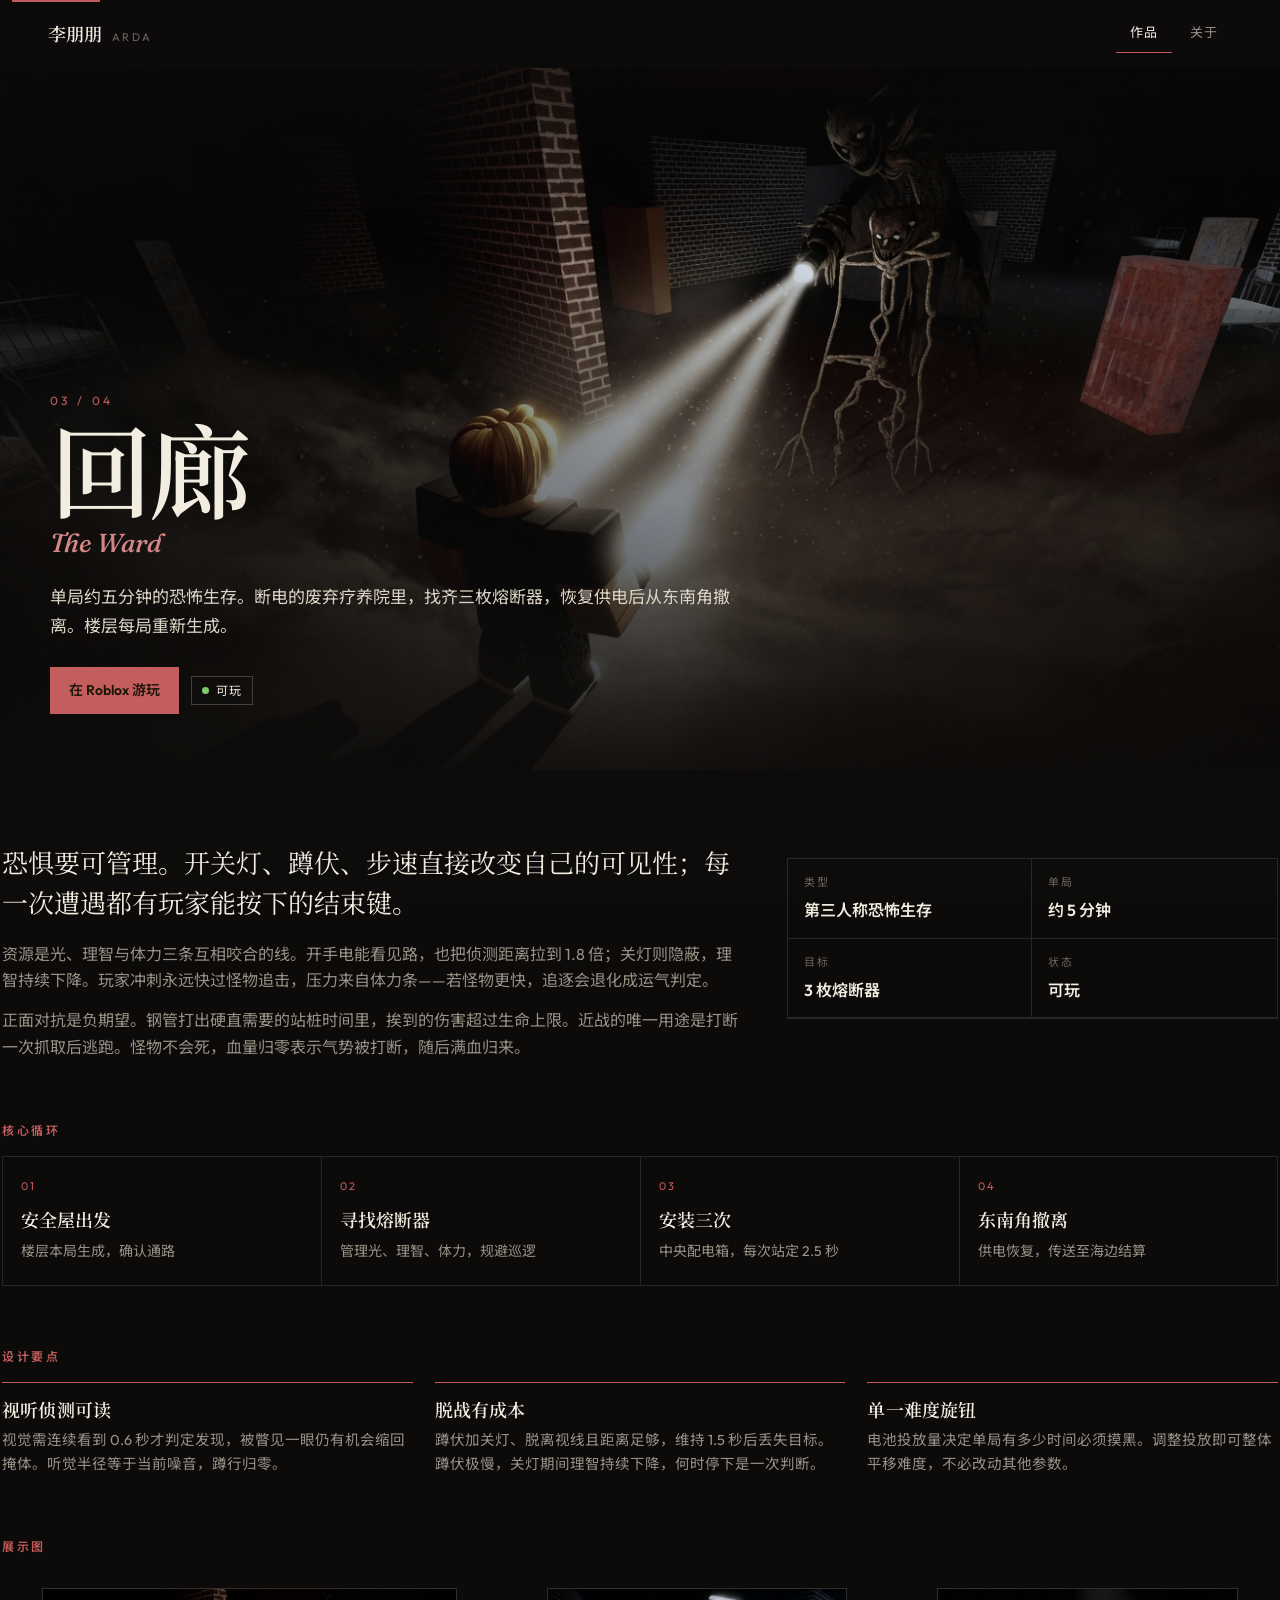
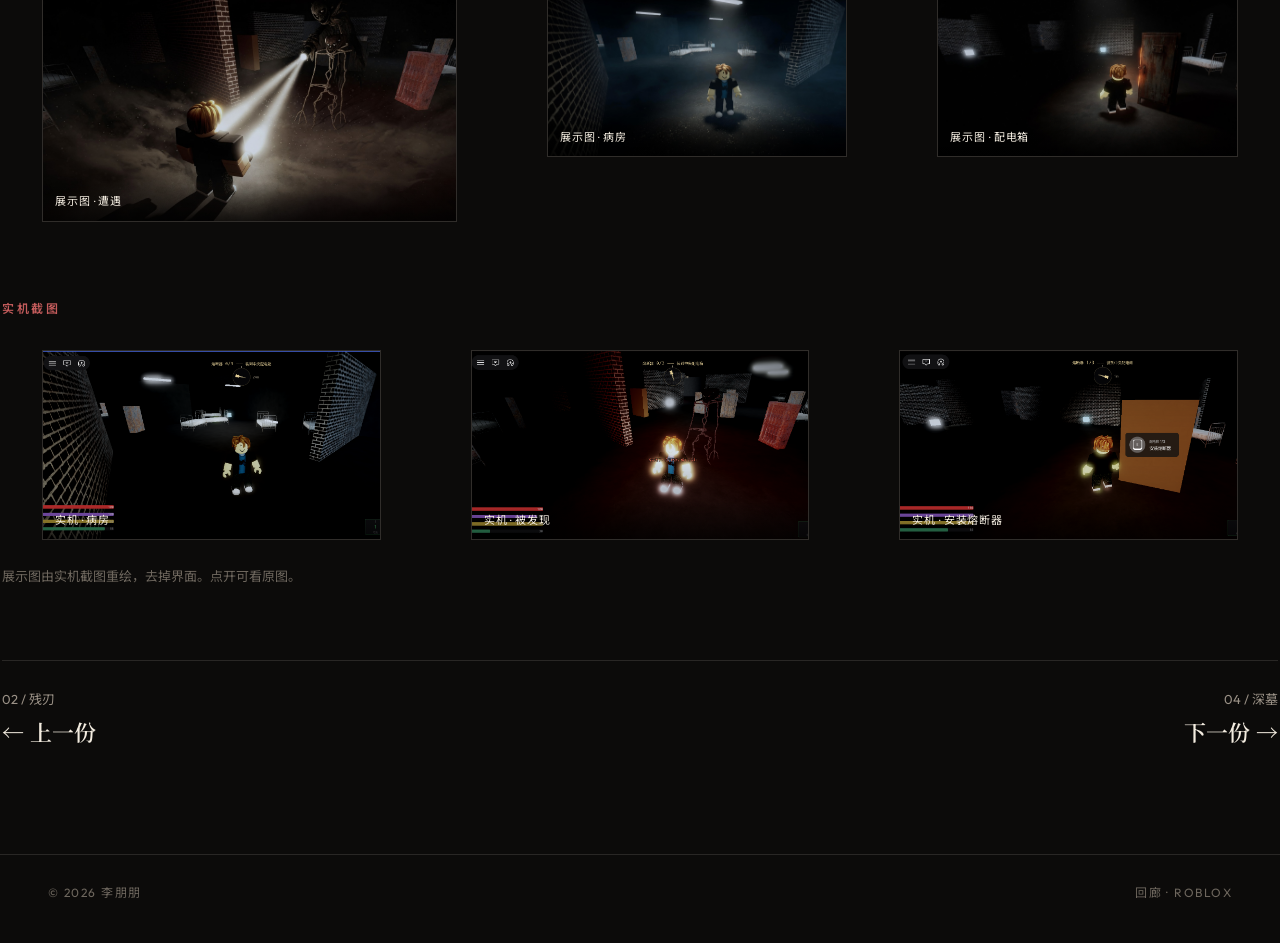
<file: games/ward.html>
<!doctype html>
<html lang="zh-CN" data-world="ward">
<head>
<meta charset="utf-8">
<meta name="viewport" content="width=device-width,initial-scale=1">
<title>回廊 · 李朋朋</title>
<meta name="description" content="《回廊》是一款 Roblox 第三人称恐怖生存。单局约五分钟，程序化楼层，找齐三枚熔断器后撤离。">
<meta name="theme-color" content="#0c0b0a">
<link rel="icon" href="../favicon.svg" type="image/svg+xml">
<link rel="preconnect" href="https://fonts.googleapis.com">
<link rel="preconnect" href="https://fonts.gstatic.com" crossorigin>
<link href="https://fonts.googleapis.com/css2?family=Fraunces:ital,opsz,wght@0,9..144,500;0,9..144,600;1,9..144,500&family=Noto+Sans+SC:wght@400;500;600;700&family=Noto+Serif+SC:wght@500;600;700&family=Outfit:wght@400;500;600;700&display=swap" rel="stylesheet">
<link rel="stylesheet" href="../css/site.css">
<script>document.documentElement.classList.add("js")</script>
</head>
<body data-world="ward">
<a class="skip" href="#main">跳到内容</a>
<div class="grain" aria-hidden="true"></div>

<header class="site-head">
  <a class="logo" href="../index.html">
    <span class="cn">李朋朋</span>
    <span class="en">Arda</span>
  </a>
  <nav class="site-nav">
    <a href="../index.html#works" class="on">作品</a>
    <a href="../index.html#about">关于</a>
  </nav>
</header>

<main id="main">
  <section class="hero">
    <div class="shot"><img src="../assets/art/ward-hero.jpg" alt="《回廊》展示图：手电打在绳缚怪物上"></div>
    <div class="veil" aria-hidden="true"></div>
    <div class="hero-copy">
      <span class="no">03 / 04</span>
      <h1>回廊</h1>
      <p class="en">The Ward</p>
      <p class="lede">单局约五分钟的恐怖生存。断电的废弃疗养院里，找齐三枚熔断器，恢复供电后从东南角撤离。楼层每局重新生成。</p>
      <div class="hero-actions">
        <a class="btn solid" href="https://www.roblox.com/games/79384215484087/The-Ward" target="_blank" rel="noopener">在 Roblox 游玩</a>
        <span class="pill live"><i></i>可玩</span>
      </div>
    </div>
  </section>

  <section class="dossier wrap">
    <div class="dossier-grid">
      <div class="reveal">
        <p class="pitch">恐惧要可管理。开关灯、蹲伏、步速直接改变自己的可见性；每一次遭遇都有玩家能按下的结束键。</p>
        <p class="body-copy">资源是光、理智与体力三条互相咬合的线。开手电能看见路，也把侦测距离拉到 1.8 倍；关灯则隐蔽，理智持续下降。玩家冲刺永远快过怪物追击，压力来自体力条——若怪物更快，追逐会退化成运气判定。</p>
        <p class="body-copy">正面对抗是负期望。钢管打出硬直需要的站桩时间里，挨到的伤害超过生命上限。近战的唯一用途是打断一次抓取后逃跑。怪物不会死，血量归零表示气势被打断，随后满血归来。</p>
      </div>
      <dl class="specs reveal">
        <div><dt>类型</dt><dd>第三人称恐怖生存</dd></div>
        <div><dt>单局</dt><dd>约 5 分钟</dd></div>
        <div><dt>目标</dt><dd>3 枚熔断器</dd></div>
        <div><dt>状态</dt><dd>可玩</dd></div>
      </dl>
    </div>

    <div class="block reveal">
      <h3>核心循环</h3>
      <ol class="loop">
        <li><b>安全屋出发</b><span>楼层本局生成，确认通路</span></li>
        <li><b>寻找熔断器</b><span>管理光、理智、体力，规避巡逻</span></li>
        <li><b>安装三次</b><span>中央配电箱，每次站定 2.5 秒</span></li>
        <li><b>东南角撤离</b><span>供电恢复，传送至海边结算</span></li>
      </ol>
    </div>

    <div class="block reveal">
      <h3>设计要点</h3>
      <div class="pillars">
        <div class="pillar">
          <h4>视听侦测可读</h4>
          <p>视觉需连续看到 0.6 秒才判定发现，被瞥见一眼仍有机会缩回掩体。听觉半径等于当前噪音，蹲行归零。</p>
        </div>
        <div class="pillar">
          <h4>脱战有成本</h4>
          <p>蹲伏加关灯、脱离视线且距离足够，维持 1.5 秒后丢失目标。蹲伏极慢，关灯期间理智持续下降，何时停下是一次判断。</p>
        </div>
        <div class="pillar">
          <h4>单一难度旋钮</h4>
          <p>电池投放量决定单局有多少时间必须摸黑。调整投放即可整体平移难度，不必改动其他参数。</p>
        </div>
      </div>
    </div>

    <div class="block reveal">
      <h3>展示图</h3>
      <div class="stills three">
        <figure class="frame">
          <img src="../assets/art/ward-hero.jpg" alt="手电打在怪物上">
          <figcaption>展示图 · 遭遇</figcaption>
        </figure>
        <figure class="frame">
          <img src="../assets/art/ward-beds.jpg" alt="黑暗病房与铁床">
          <figcaption>展示图 · 病房</figcaption>
        </figure>
        <figure class="frame">
          <img src="../assets/art/ward-cabinet.jpg" alt="配电柜前的角色">
          <figcaption>展示图 · 配电箱</figcaption>
        </figure>
      </div>
    </div>

    <div class="block reveal">
      <h3>实机截图</h3>
      <div class="shots">
        <figure class="frame" data-full="../assets/shots/ward-1.png">
          <img src="../assets/shots/ward-1.png" alt="病房铁床与应急灯">
          <figcaption>实机 · 病房</figcaption>
        </figure>
        <figure class="frame" data-full="../assets/shots/ward-2.png">
          <img src="../assets/shots/ward-2.png" alt="被发现时的绳缚怪物">
          <figcaption>实机 · 被发现</figcaption>
        </figure>
        <figure class="frame" data-full="../assets/shots/ward-3.png">
          <img src="../assets/shots/ward-3.png" alt="安装熔断器">
          <figcaption>实机 · 安装熔断器</figcaption>
        </figure>
      </div>
      <p class="note">展示图由实机截图重绘，去掉界面。点开可看原图。</p>
    </div>

    <nav class="pager">
      <a href="blade.html"><span>02 / 残刃</span><strong>← 上一份</strong></a>
      <a href="delve.html"><span>04 / 深墓</span><strong>下一份 →</strong></a>
    </nav>
  </section>
</main>

<footer class="site-foot">
  <span>© <span id="yr">2026</span> 李朋朋</span>
  <span><a href="https://www.roblox.com/games/79384215484087/The-Ward" target="_blank" rel="noopener">回廊 · Roblox</a></span>
</footer>
<script src="../js/site.js"></script>
</body>
</html>
</file>
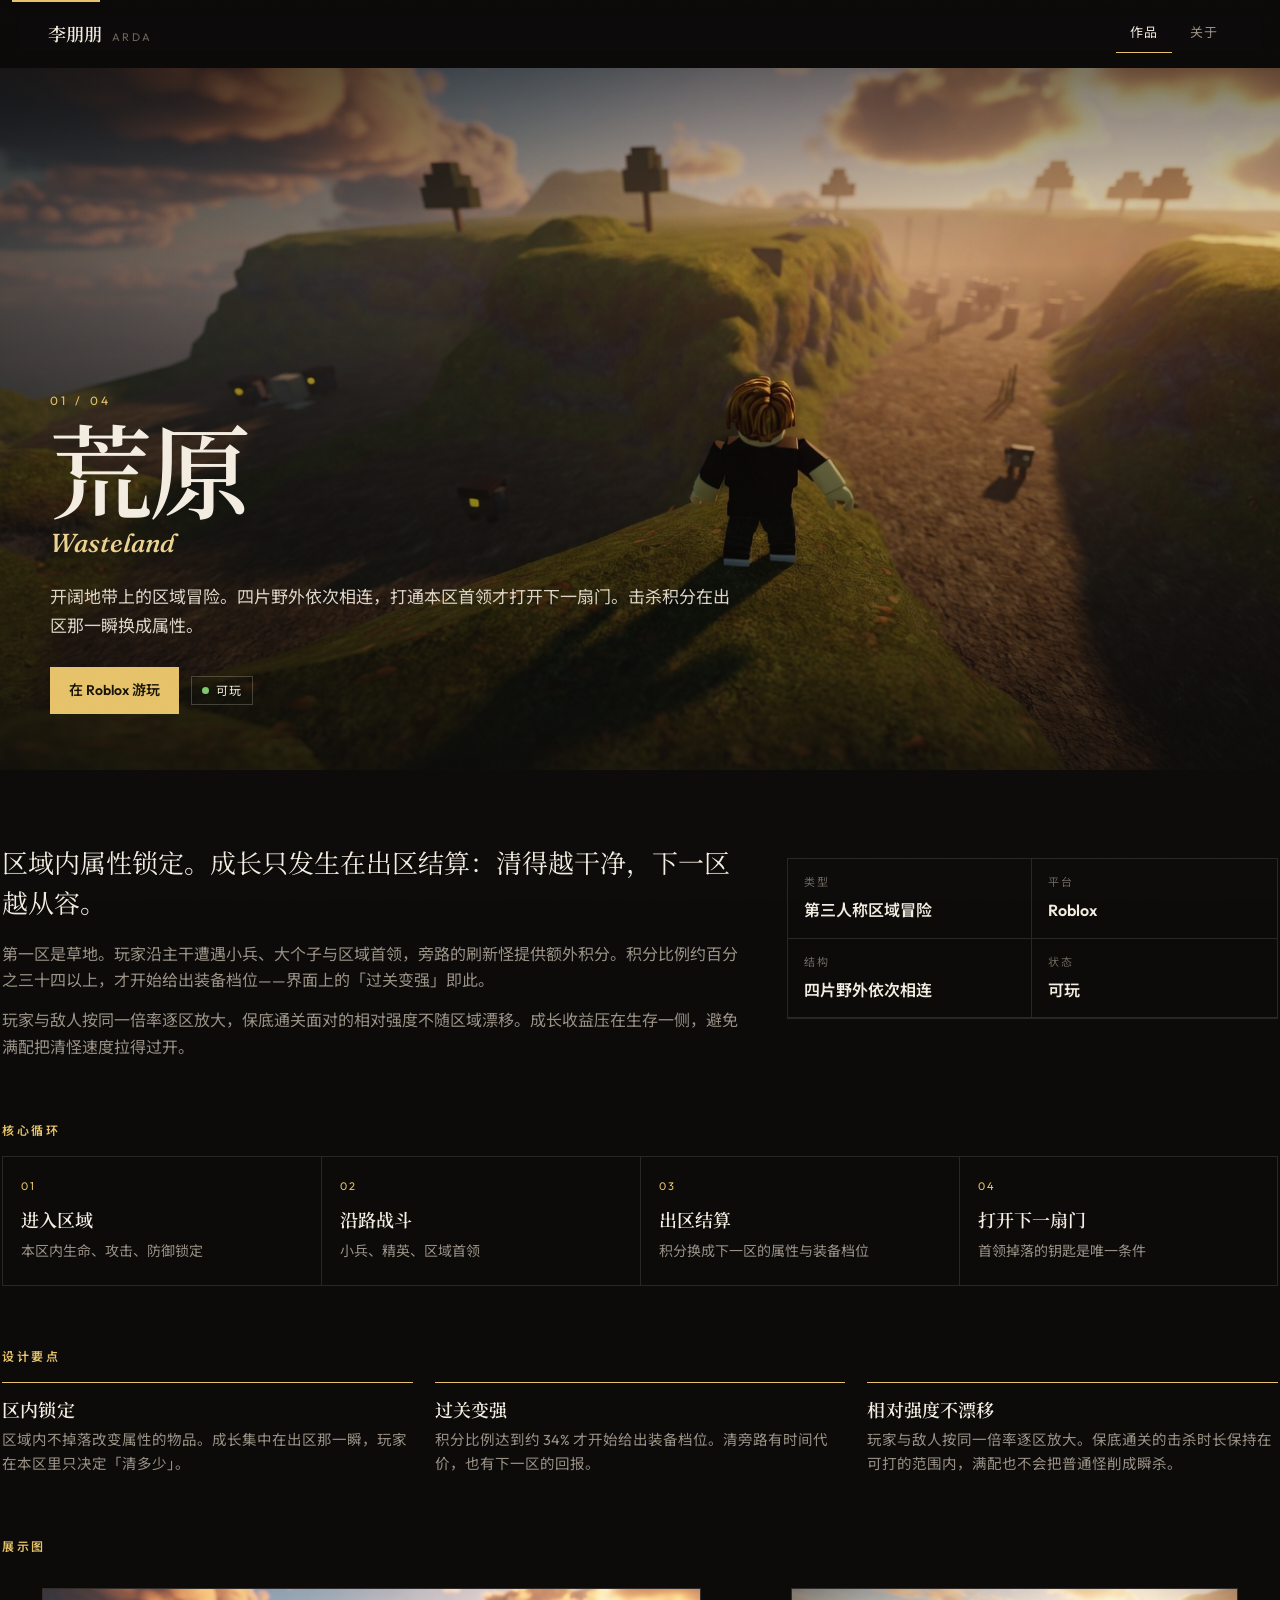
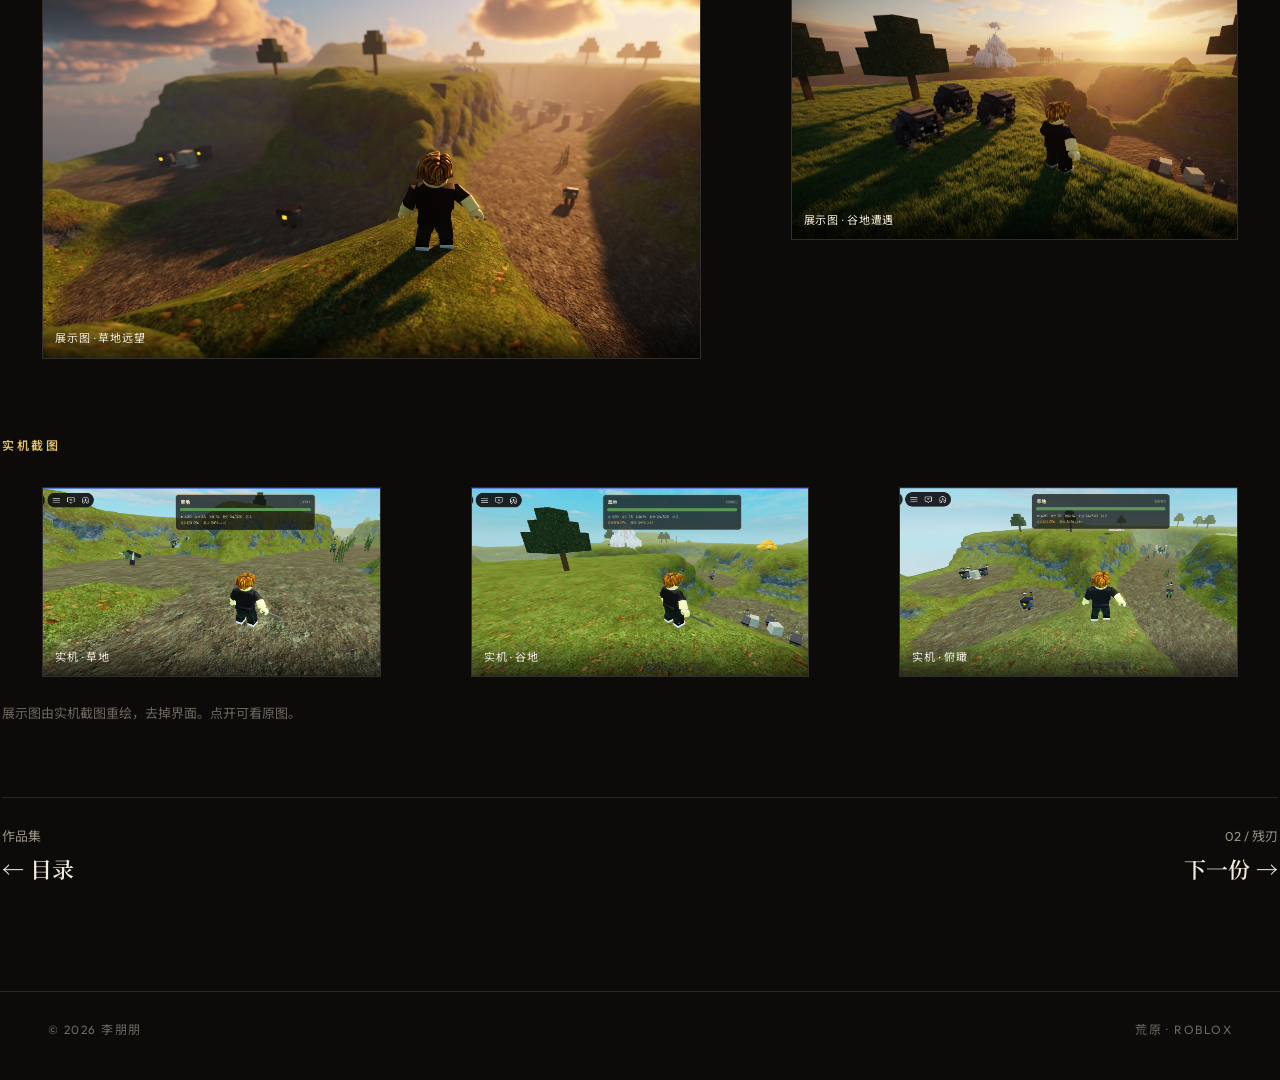
<file: games/wasteland.html>
<!doctype html>
<html lang="zh-CN" data-world="wasteland">
<head>
<meta charset="utf-8">
<meta name="viewport" content="width=device-width,initial-scale=1">
<title>荒原 · 李朋朋</title>
<meta name="description" content="《荒原》是一款 Roblox 第三人称区域冒险。四片野外依次相连，出区时击杀积分换成属性。">
<meta name="theme-color" content="#0c0b0a">
<link rel="icon" href="../favicon.svg" type="image/svg+xml">
<link rel="preconnect" href="https://fonts.googleapis.com">
<link rel="preconnect" href="https://fonts.gstatic.com" crossorigin>
<link href="https://fonts.googleapis.com/css2?family=Fraunces:ital,opsz,wght@0,9..144,500;0,9..144,600;1,9..144,500&family=Noto+Sans+SC:wght@400;500;600;700&family=Noto+Serif+SC:wght@500;600;700&family=Outfit:wght@400;500;600;700&display=swap" rel="stylesheet">
<link rel="stylesheet" href="../css/site.css">
<script>document.documentElement.classList.add("js")</script>
</head>
<body data-world="wasteland">
<a class="skip" href="#main">跳到内容</a>
<div class="grain" aria-hidden="true"></div>

<header class="site-head">
  <a class="logo" href="../index.html">
    <span class="cn">李朋朋</span>
    <span class="en">Arda</span>
  </a>
  <nav class="site-nav">
    <a href="../index.html#works" class="on">作品</a>
    <a href="../index.html#about">关于</a>
  </nav>
</header>

<main id="main">
  <section class="hero">
    <div class="shot"><img src="../assets/art/wasteland-hero.jpg" alt="《荒原》展示图：日落草丘"></div>
    <div class="veil" aria-hidden="true"></div>
    <div class="hero-copy">
      <span class="no">01 / 04</span>
      <h1>荒原</h1>
      <p class="en">Wasteland</p>
      <p class="lede">开阔地带上的区域冒险。四片野外依次相连，打通本区首领才打开下一扇门。击杀积分在出区那一瞬换成属性。</p>
      <div class="hero-actions">
        <a class="btn solid" href="https://www.roblox.com/games/132977240847602" target="_blank" rel="noopener">在 Roblox 游玩</a>
        <span class="pill live"><i></i>可玩</span>
      </div>
    </div>
  </section>

  <section class="dossier wrap">
    <div class="dossier-grid">
      <div class="reveal">
        <p class="pitch">区域内属性锁定。成长只发生在出区结算：清得越干净，下一区越从容。</p>
        <p class="body-copy">第一区是草地。玩家沿主干遭遇小兵、大个子与区域首领，旁路的刷新怪提供额外积分。积分比例约百分之三十四以上，才开始给出装备档位——界面上的「过关变强」即此。</p>
        <p class="body-copy">玩家与敌人按同一倍率逐区放大，保底通关面对的相对强度不随区域漂移。成长收益压在生存一侧，避免满配把清怪速度拉得过开。</p>
      </div>
      <dl class="specs reveal">
        <div><dt>类型</dt><dd>第三人称区域冒险</dd></div>
        <div><dt>平台</dt><dd>Roblox</dd></div>
        <div><dt>结构</dt><dd>四片野外依次相连</dd></div>
        <div><dt>状态</dt><dd>可玩</dd></div>
      </dl>
    </div>

    <div class="block reveal">
      <h3>核心循环</h3>
      <ol class="loop">
        <li><b>进入区域</b><span>本区内生命、攻击、防御锁定</span></li>
        <li><b>沿路战斗</b><span>小兵、精英、区域首领</span></li>
        <li><b>出区结算</b><span>积分换成下一区的属性与装备档位</span></li>
        <li><b>打开下一扇门</b><span>首领掉落的钥匙是唯一条件</span></li>
      </ol>
    </div>

    <div class="block reveal">
      <h3>设计要点</h3>
      <div class="pillars">
        <div class="pillar">
          <h4>区内锁定</h4>
          <p>区域内不掉落改变属性的物品。成长集中在出区那一瞬，玩家在本区里只决定「清多少」。</p>
        </div>
        <div class="pillar">
          <h4>过关变强</h4>
          <p>积分比例达到约 34% 才开始给出装备档位。清旁路有时间代价，也有下一区的回报。</p>
        </div>
        <div class="pillar">
          <h4>相对强度不漂移</h4>
          <p>玩家与敌人按同一倍率逐区放大。保底通关的击杀时长保持在可打的范围内，满配也不会把普通怪削成瞬杀。</p>
        </div>
      </div>
    </div>

    <div class="block reveal">
      <h3>展示图</h3>
      <div class="stills">
        <figure class="frame">
          <img src="../assets/art/wasteland-hero.jpg" alt="日落草丘">
          <figcaption>展示图 · 草地远望</figcaption>
        </figure>
        <figure class="frame">
          <img src="../assets/art/wasteland-ridge.jpg" alt="谷边的大个子与远处白晶">
          <figcaption>展示图 · 谷地遭遇</figcaption>
        </figure>
      </div>
    </div>

    <div class="block reveal">
      <h3>实机截图</h3>
      <div class="shots">
        <figure class="frame" data-full="../assets/shots/wasteland-1.png">
          <img src="../assets/shots/wasteland-1.png" alt="草地小兵散布在土路上">
          <figcaption>实机 · 草地</figcaption>
        </figure>
        <figure class="frame" data-full="../assets/shots/wasteland-2.png">
          <img src="../assets/shots/wasteland-2.png" alt="谷边的大个子与远处草地大怪">
          <figcaption>实机 · 谷地</figcaption>
        </figure>
        <figure class="frame" data-full="../assets/shots/wasteland-3.png">
          <img src="../assets/shots/wasteland-3.png" alt="角色站在草丘俯瞰谷地">
          <figcaption>实机 · 俯瞰</figcaption>
        </figure>
      </div>
      <p class="note">展示图由实机截图重绘，去掉界面。点开可看原图。</p>
    </div>

    <nav class="pager">
      <a href="../index.html"><span>作品集</span><strong>← 目录</strong></a>
      <a href="blade.html"><span>02 / 残刃</span><strong>下一份 →</strong></a>
    </nav>
  </section>
</main>

<footer class="site-foot">
  <span>© <span id="yr">2026</span> 李朋朋</span>
  <span><a href="https://www.roblox.com/games/132977240847602" target="_blank" rel="noopener">荒原 · Roblox</a></span>
</footer>
<script src="../js/site.js"></script>
</body>
</html>
</file>
<file: css/site.css>
:root{
  --bg:#0c0b0a;
  --bg-2:#141210;
  --fg:#f3ece0;
  --muted:#9a9186;
  --faint:#6e675e;
  --line:rgba(243,236,224,.12);
  --line-strong:rgba(243,236,224,.22);
  --accent:#e6c36a;
  --serif:"Noto Serif SC","Songti SC","SimSun",Georgia,serif;
  --sans:"Outfit","Noto Sans SC","Segoe UI","PingFang SC","Microsoft YaHei",sans-serif;
  --display:"Fraunces","Noto Serif SC",Georgia,serif;
  --max:1180px;
  --pad:clamp(20px,4vw,48px);
}
[data-world="wasteland"]{--accent:#e6c36a;--accent-2:#9ecb6a}
[data-world="blade"]{--accent:#e07a3a;--accent-2:#f0c14a}
[data-world="ward"]{--accent:#c45c5c;--accent-2:#d4c4a8}
[data-world="delve"]{--accent:#e6b84d;--accent-2:#6db3c9}

*,*::before,*::after{box-sizing:border-box}
html{scroll-behavior:smooth;scroll-padding-top:72px;color-scheme:dark;background:var(--bg);max-width:100%}
body{
  margin:0;background:var(--bg);color:var(--fg);
  font-family:var(--sans);font-size:16px;line-height:1.65;
  -webkit-font-smoothing:antialiased;overflow-x:hidden;
  overflow-wrap:anywhere;max-width:100%;
}
img{display:block;max-width:100%;height:auto}
.world,.hero,.site-head,.intro,.about{max-width:100%}
a{color:inherit;text-decoration:none}
h1,h2,h3,h4{margin:0;font-family:var(--serif);font-weight:600;letter-spacing:.01em;line-height:1.18}
p{margin:0}
button,input{font:inherit}
::selection{background:var(--accent);color:#1a1408}
:focus-visible{outline:2px solid var(--accent);outline-offset:3px}

.skip{
  position:absolute;left:12px;top:-40px;z-index:100;
  background:var(--accent);color:#1a1408;padding:8px 12px;font-weight:600
}
.skip:focus{top:12px}

.grain{
  position:fixed;inset:0;pointer-events:none;z-index:40;opacity:.035;mix-blend-mode:overlay;
  background-image:url("data:image/svg+xml;utf8,<svg xmlns='http://www.w3.org/2000/svg' width='180' height='180'><filter id='n'><feTurbulence type='fractalNoise' baseFrequency='.85' numOctets='4' numOctaves='4' stitchTiles='stitch'/></filter><rect width='100%' height='100%' filter='url(%23n)'/></svg>");
}

.wrap{
  width:min(100%, calc(var(--max) + 2 * var(--pad)));
  padding-inline:var(--pad);
  margin-inline:auto;
}

/* ---------- header ---------- */
.site-head{
  position:sticky;top:0;z-index:50;
  display:flex;align-items:center;justify-content:space-between;gap:16px;
  width:100%;padding:0 var(--pad);height:68px;
  background:rgba(12,11,10,.42);
  backdrop-filter:blur(10px) saturate(1.15);
  border-bottom:1px solid transparent;
  transition:background .35s,border-color .35s
}
.site-head.stuck{
  background:rgba(12,11,10,.82);
  border-bottom-color:var(--line)
}
.logo{display:flex;align-items:baseline;gap:10px;min-width:0}
.logo .cn{font-family:var(--serif);font-size:18px;font-weight:600}
.logo .en{
  font-family:var(--sans);font-size:11px;letter-spacing:.22em;text-transform:uppercase;
  color:var(--faint)
}
.site-nav{display:flex;gap:4px;flex-shrink:0}
.site-nav a{
  padding:8px 14px;font-size:13px;letter-spacing:.08em;color:var(--muted);
  border-bottom:1px solid transparent;transition:color .2s,border-color .2s
}
.site-nav a:hover,.site-nav a.on{color:var(--fg);border-bottom-color:var(--accent)}

/* ---------- intro ---------- */
.intro{padding:88px 0 72px;position:relative}
.kicker{
  font-size:12px;letter-spacing:.28em;text-transform:uppercase;color:var(--accent);
  margin:0 0 22px
}
.intro h1{
  font-size:clamp(42px,8.4vw,108px);letter-spacing:-.03em;line-height:.96;
  font-weight:600
}
.intro h1 em{font-style:italic;font-family:var(--display);color:var(--accent);font-weight:500}
.lede{
  margin-top:28px;max-width:min(38em,100%);color:var(--muted);font-size:clamp(16px,1.6vw,18.5px);
  line-height:1.7
}
.toc{list-style:none;margin:56px 0 0;padding:0;border-top:1px solid var(--line)}
.toc a{
  display:grid;grid-template-columns:52px 1fr auto auto;gap:18px;align-items:baseline;
  padding:18px 4px;border-bottom:1px solid var(--line);
  transition:padding .35s cubic-bezier(.16,1,.3,1),background .3s
}
.toc a:hover{padding-left:14px;background:linear-gradient(90deg,color-mix(in srgb,var(--a,#e6c36a) 10%,transparent),transparent)}
.toc .no{font-size:12px;letter-spacing:.18em;color:var(--a,#e6c36a)}
.toc .ttl{font-family:var(--serif);font-size:clamp(22px,2.6vw,30px)}
.toc .en{font-size:12px;letter-spacing:.14em;text-transform:uppercase;color:var(--faint)}
.toc .genre{font-size:13px;color:var(--muted)}
@media(max-width:720px){
  .toc a{grid-template-columns:40px 1fr;gap:10px 16px}
  .toc .en,.toc .genre{grid-column:2}
}

/* ---------- world posters ---------- */
.world{
  position:relative;min-height:min(88vh,920px);color:#f6f1e8;isolation:isolate;
  display:flex;align-items:flex-end
}
.world .shot{
  position:absolute;inset:0;z-index:0;overflow:hidden
}
.world .shot img{
  width:100%;height:100%;object-fit:cover;transform:scale(1.04);
  transition:transform 1.6s cubic-bezier(.16,1,.3,1);filter:saturate(1.05)
}
.world:hover .shot img{transform:scale(1.1)}
.world .veil{
  position:absolute;inset:0;z-index:1;pointer-events:none;
  background:
    linear-gradient(90deg,rgba(8,7,6,.82) 0%,rgba(8,7,6,.38) 42%,rgba(8,7,6,.08) 72%),
    linear-gradient(180deg,rgba(8,7,6,.45) 0%,transparent 28%,rgba(8,7,6,.55) 100%)
}
.world[data-side="right"] .veil{
  background:
    linear-gradient(270deg,rgba(8,7,6,.84) 0%,rgba(8,7,6,.38) 42%,rgba(8,7,6,.08) 72%),
    linear-gradient(180deg,rgba(8,7,6,.45) 0%,transparent 28%,rgba(8,7,6,.55) 100%)
}
.world-copy{
  position:relative;z-index:2;padding:clamp(32px,6vh,72px) var(--pad) clamp(40px,7vh,80px);
  width:min(560px,100%);
}
.world[data-side="right"] .world-copy{margin-left:auto;text-align:right}
.world .no{
  display:block;font-size:12px;letter-spacing:.28em;color:var(--accent);margin-bottom:14px
}
.world h2{font-size:clamp(44px,7vw,88px);letter-spacing:-.03em;line-height:.92}
.world .en{
  display:block;margin-top:10px;font-family:var(--display);font-style:italic;
  font-size:clamp(16px,2vw,22px);color:color-mix(in srgb,var(--accent) 70%,#fff);font-weight:500
}
.world .one{margin-top:22px;font-size:16.5px;line-height:1.65;color:#ddd4c6;max-width:34em}
.world[data-side="right"] .one{margin-left:auto}
.world .meta{
  display:flex;flex-wrap:wrap;gap:10px 18px;align-items:center;margin-top:28px;
  font-size:13px;letter-spacing:.06em;color:var(--muted)
}
.world[data-side="right"] .meta{justify-content:flex-end}
.pill{
  display:inline-flex;align-items:center;gap:7px;
  border:1px solid var(--line-strong);padding:4px 10px;font-size:12px;letter-spacing:.08em
}
.pill i{width:7px;height:7px;border-radius:50%;background:var(--accent);display:block}
.pill.live i{background:#7dca6a}
.pill.wait i{background:#d4a24a}
.enter{
  display:inline-flex;align-items:center;gap:10px;margin-top:26px;
  font-size:14px;font-weight:600;letter-spacing:.08em;
  border-bottom:1px solid var(--accent);padding-bottom:4px;color:var(--fg)
}
.world[data-side="right"] .enter{flex-direction:row-reverse}
.enter:hover{gap:14px;transition:gap .25s}

/* ---------- about ---------- */
.about{padding:96px 0 40px;border-top:1px solid var(--line)}
.about h2{font-size:clamp(32px,5vw,56px);margin-bottom:8px}
.contact-list{list-style:none;margin:36px 0 0;padding:0;max-width:560px;border-top:1px solid var(--line)}
.contact-list a{
  display:flex;justify-content:space-between;align-items:baseline;gap:16px;
  padding:16px 0;border-bottom:1px solid var(--line);font-size:15px
}
.contact-list span{color:var(--muted)}
.contact-list b{font-weight:600;font-size:15px}
.contact-list a:hover b{color:var(--accent)}
.contact-row{display:flex;flex-wrap:wrap;gap:12px;margin-top:28px}
.btn{
  display:inline-flex;align-items:center;gap:8px;
  padding:11px 18px;border:1px solid var(--line-strong);font-size:14px;font-weight:600;
  transition:background .2s,border-color .2s,color .2s
}
.btn:hover{background:var(--fg);color:var(--bg);border-color:var(--fg)}
.btn.solid{background:var(--accent);color:#1a1408;border-color:var(--accent)}
.btn.solid:hover{filter:brightness(1.08);background:var(--accent);color:#1a1408}
.btn.ghost{opacity:.62;pointer-events:none;cursor:default}

footer.site-foot{
  padding:28px var(--pad) 40px;margin-top:64px;border-top:1px solid var(--line);
  display:flex;justify-content:space-between;gap:16px;flex-wrap:wrap;
  font-size:12px;letter-spacing:.12em;text-transform:uppercase;color:var(--faint)
}
footer.site-foot a:hover{color:var(--fg)}

/* ---------- detail hero ---------- */
.hero{
  position:relative;min-height:min(78vh,820px);display:flex;align-items:flex-end;isolation:isolate
}
.hero .shot{position:absolute;inset:0;z-index:0}
.hero .shot img{width:100%;height:100%;object-fit:cover}
.hero .veil{
  position:absolute;inset:0;z-index:1;
  background:
    linear-gradient(180deg,rgba(12,11,10,.55) 0%,transparent 28%,rgba(12,11,10,.82) 100%),
    linear-gradient(90deg,rgba(12,11,10,.45),transparent 55%)
}
.hero-copy{
  position:relative;z-index:2;
  width:min(100%, calc(var(--max) + 2 * var(--pad)));
  padding:0 var(--pad) 56px;margin-inline:auto
}
.hero-copy .no{font-size:12px;letter-spacing:.28em;color:var(--accent)}
.hero-copy h1{font-size:clamp(48px,8vw,104px);letter-spacing:-.03em;margin-top:8px;line-height:.92}
.hero-copy .en{
  font-family:var(--display);font-style:italic;font-size:clamp(18px,2.2vw,26px);
  color:color-mix(in srgb,var(--accent) 75%,#fff);margin-top:8px;font-weight:500
}
.hero-copy .lede{margin-top:18px;max-width:40em;color:#ddd4c6;font-size:17px}
.hero-actions{display:flex;flex-wrap:wrap;gap:12px;margin-top:26px;align-items:center}

/* ---------- dossier ---------- */
.dossier{padding:72px 0 40px}
.dossier-grid{display:grid;grid-template-columns:1.2fr .8fr;gap:48px;align-items:start}
.dossier-grid > *{min-width:0}
.pitch{font-family:var(--serif);font-size:clamp(20px,2.2vw,26px);line-height:1.55}
.body-copy{margin-top:18px;color:var(--muted);font-size:16px}
.body-copy + .body-copy{margin-top:14px}
.specs{display:grid;grid-template-columns:1fr 1fr;border:1px solid var(--line)}
.specs div{padding:14px 16px;border-right:1px solid var(--line);border-bottom:1px solid var(--line)}
.specs div:nth-child(2n){border-right:0}
.specs dt{font-size:11px;letter-spacing:.16em;text-transform:uppercase;color:var(--faint)}
.specs dd{margin:6px 0 0;font-size:16px;font-weight:600}

.block{margin-top:64px}
.block h3{
  font-family:var(--sans);font-size:12px;letter-spacing:.22em;text-transform:uppercase;
  color:var(--accent);font-weight:600;margin-bottom:18px
}

.loop{list-style:none;margin:0;padding:0;display:grid;grid-template-columns:repeat(4,1fr);counter-reset:lp}
.loop li{
  padding:20px 18px 22px;border:1px solid var(--line);border-right:0;position:relative
}
.loop li:last-child{border-right:1px solid var(--line)}
.loop li::before{
  counter-increment:lp;content:counter(lp,decimal-leading-zero);
  display:block;font-size:11px;letter-spacing:.16em;color:var(--accent);margin-bottom:10px
}
.loop b{display:block;font-family:var(--serif);font-size:18px;font-weight:600;margin-bottom:6px}
.loop span{display:block;color:var(--muted);font-size:14px;line-height:1.55}

.pillars{display:grid;grid-template-columns:repeat(3,1fr);gap:22px}
.pillar{border-top:1px solid var(--accent);padding-top:16px}
.pillar h4{font-size:18px;margin-bottom:8px}
.pillar p{color:var(--muted);font-size:14.5px}

.stills,.shots{display:grid;grid-template-columns:repeat(3,1fr);gap:10px}
.stills{grid-template-columns:1.4fr 1fr}
.stills.three{grid-template-columns:1.3fr 1fr 1fr}
.frame{
  position:relative;overflow:hidden;background:var(--bg-2);aspect-ratio:16/9;cursor:zoom-in;
  border:1px solid var(--line)
}
.frame img{width:100%;height:100%;object-fit:cover;transition:transform .7s cubic-bezier(.16,1,.3,1)}
.frame:hover img{transform:scale(1.05)}
.frame figcaption{
  position:absolute;left:0;right:0;bottom:0;padding:10px 12px;
  font-size:11px;letter-spacing:.08em;color:#f3ece0;
  background:linear-gradient(transparent,rgba(0,0,0,.65))
}
.note{margin-top:10px;font-size:13px;color:var(--faint)}

.pager{
  display:flex;justify-content:space-between;gap:16px;margin-top:72px;
  padding-top:28px;border-top:1px solid var(--line)
}
.pager a{display:flex;flex-direction:column;gap:4px;color:var(--muted);font-size:13px}
.pager a:last-child{text-align:right;margin-left:auto}
.pager a strong{font-family:var(--serif);font-size:22px;color:var(--fg);font-weight:600}
.pager a:hover strong{color:var(--accent)}

/* ---------- lightbox ---------- */
.lb{
  position:fixed;inset:0;z-index:80;background:rgba(6,5,4,.92);
  display:none;align-items:center;justify-content:center;padding:28px
}
.lb.open{display:flex}
.lb img{max-width:min(1200px,92vw);max-height:86vh;box-shadow:0 30px 80px rgba(0,0,0,.5)}
.lb .cap{position:absolute;bottom:18px;left:0;right:0;text-align:center;color:var(--muted);font-size:13px}
.lb .x,.lb .arr{
  position:absolute;background:transparent;border:1px solid var(--line-strong);color:var(--fg);
  width:42px;height:42px;cursor:pointer
}
.lb .x{top:18px;right:18px;font-size:20px}
.lb .arr{top:50%;transform:translateY(-50%);font-size:22px}
.lb .prev{left:18px}
.lb .next{right:18px}
.lb .x:hover,.lb .arr:hover{background:var(--fg);color:var(--bg)}

/* ---------- reveal ---------- */
.js .reveal{opacity:0;transform:translateY(22px);transition:opacity .8s cubic-bezier(.16,1,.3,1),transform .8s cubic-bezier(.16,1,.3,1)}
.js .reveal.in{opacity:1;transform:none}

@media(max-width:900px){
  .dossier-grid{grid-template-columns:1fr;gap:28px}
  .loop{grid-template-columns:1fr 1fr}
  .loop li:nth-child(2n){border-right:1px solid var(--line)}
  .pillars{grid-template-columns:1fr}
  .stills,.stills.three,.shots{grid-template-columns:1fr}
  .world[data-side="right"] .world-copy{margin-left:0;text-align:left}
  .world[data-side="right"] .one{margin-left:0}
  .world[data-side="right"] .meta{justify-content:flex-start}
  .world[data-side="right"] .enter{flex-direction:row}
  .world[data-side="right"] .veil,.world .veil{
    background:
      linear-gradient(180deg,rgba(8,7,6,.15) 0%,rgba(8,7,6,.2) 40%,rgba(8,7,6,.82) 100%)
  }
}
@media(max-width:560px){
  :root{--pad:16px}
  .intro{padding-top:48px}
  .loop{grid-template-columns:1fr}
  .loop li{border-right:1px solid var(--line)}
  .site-head{gap:6px;padding:0 12px;height:52px}
  .logo .en{display:none}
  .site-nav a{padding:7px 8px;font-size:13px}
  .specs{grid-template-columns:1fr}
  .specs div{border-right:0}
  .world{min-height:min(82vh,680px)}
  .hero{min-height:min(72vh,640px)}
  .hero-copy{padding-bottom:36px}
  .hero-copy .lede,.world .one,.pitch{font-size:15.5px}
  .contact-list a{flex-direction:column;gap:4px;align-items:flex-start}
}
@media (prefers-reduced-motion:reduce){
  *{animation:none !important;transition-duration:.01ms !important}
  .reveal{opacity:1;transform:none}
  html{scroll-behavior:auto}
  .world .shot img,.frame img{transform:none !important}
}
</file>
